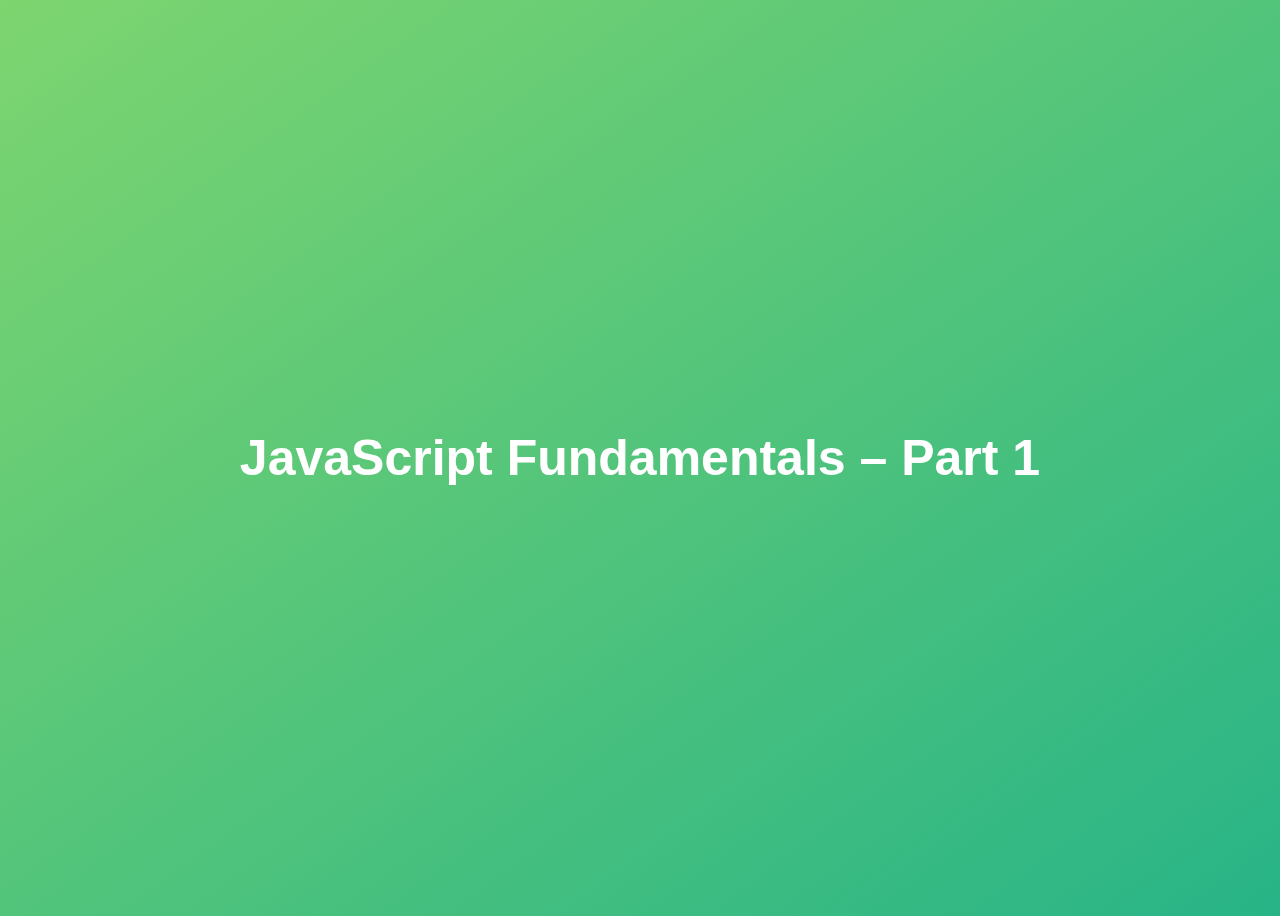
<file: 01-Fundamentals-Part-1/index.html>
<!DOCTYPE html>
<html lang="en">
  <head>
    <meta charset="UTF-8" />
    <meta name="viewport" content="width=device-width, initial-scale=1.0" />
    <meta http-equiv="X-UA-Compatible" content="ie=edge" />
    <title>JavaScript Fundamentals – Part 1</title>
    <style>
      body {
        height: 100vh;
        display: flex;
        align-items: center;
        background: linear-gradient(to top left, #28b487, #7dd56f);
      }
      h1 {
        font-family: sans-serif;
        font-size: 50px;
        line-height: 1.3;
        width: 100%;
        padding: 30px;
        text-align: center;
        color: white;
      }
    </style>

    
  </head>
  <body>
    <h1>JavaScript Fundamentals – Part 1</h1>
    <script src="script.js"></script>
    <script src="assignment.js"></script>
  </body>
</html>
</file>
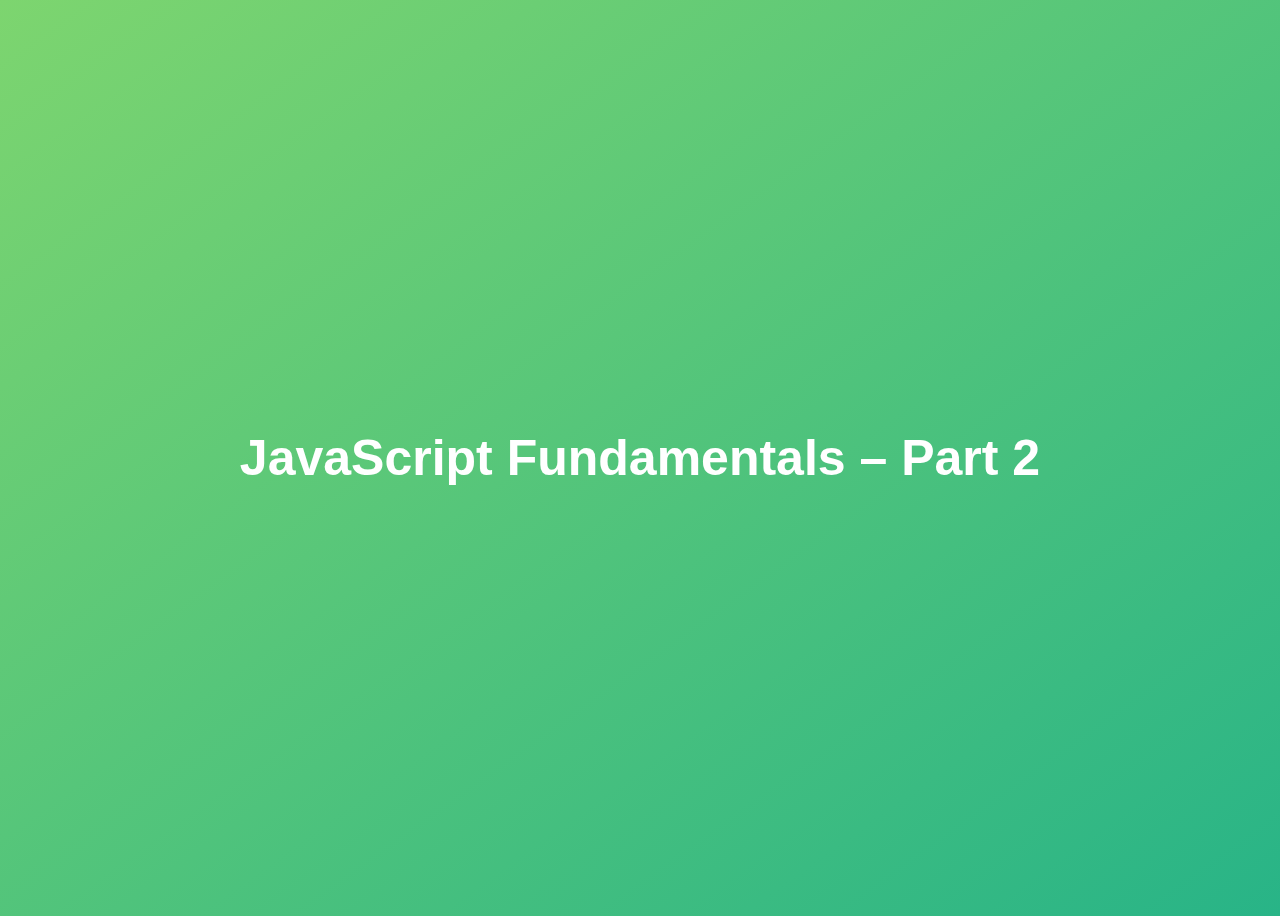
<file: 02-Fundamentals-Part-2/index.html>
<!DOCTYPE html>
<html lang="en">
  <head>
    <meta charset="UTF-8" />
    <meta name="viewport" content="width=device-width, initial-scale=1.0" />
    <meta http-equiv="X-UA-Compatible" content="ie=edge" />
    <title>JavaScript Fundamentals – Part 2</title>
    <style>
      body {
        height: 100vh;
        display: flex;
        align-items: center;
        background: linear-gradient(to top left, #28b487, #7dd56f);
      }
      h1 {
        font-family: sans-serif;
        font-size: 50px;
        line-height: 1.3;
        width: 100%;
        padding: 30px;
        text-align: center;
        color: white;
      }
    </style>
  </head>
  <body>
    <h1>JavaScript Fundamentals – Part 2</h1>
    <script src="script.js"></script>
  </body>
</html>
</file>
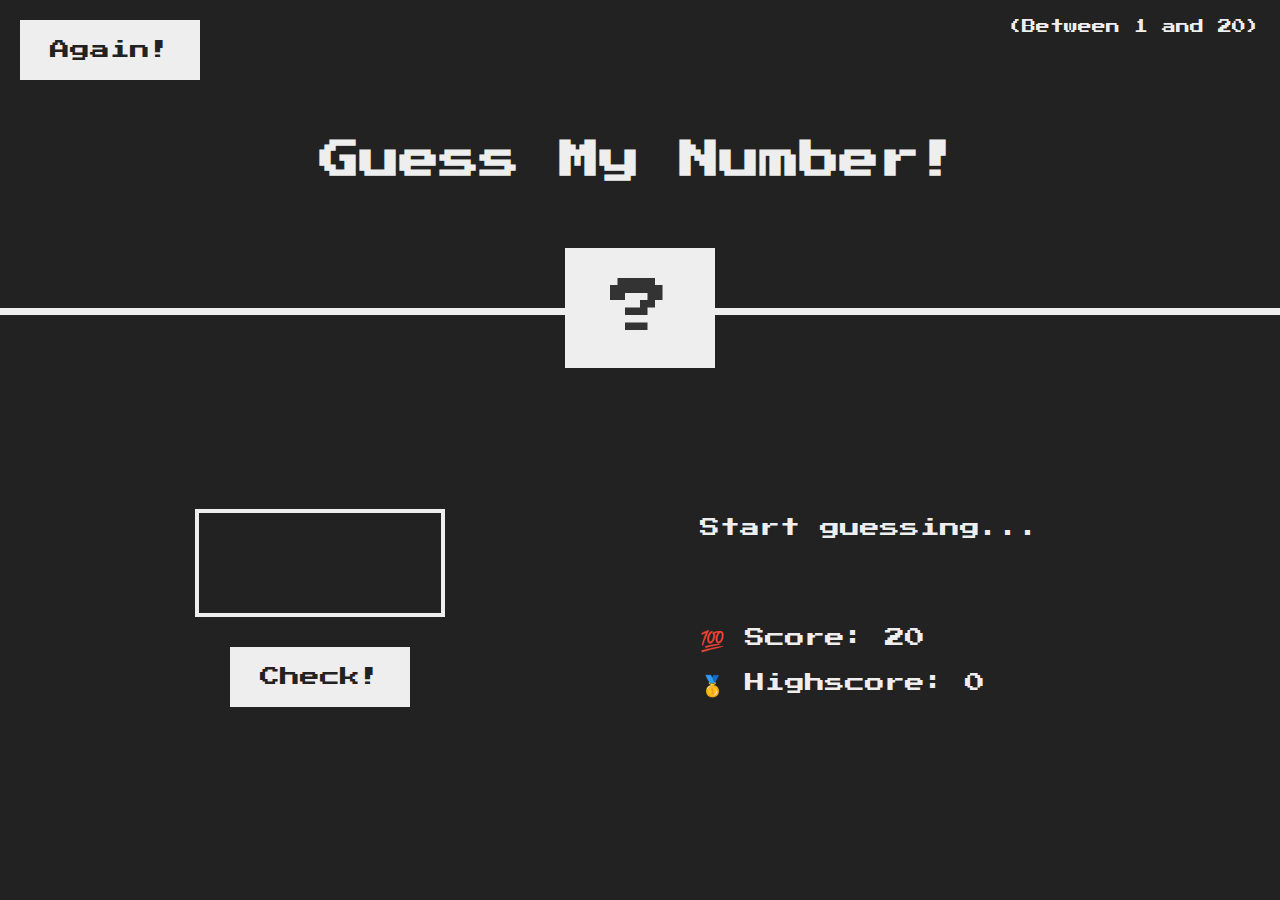
<file: 05-Guess-My-Number/index.html>
<!DOCTYPE html>
<html lang="en">
  <head>
    <meta charset="UTF-8" />
    <meta name="viewport" content="width=device-width, initial-scale=1.0" />
    <meta http-equiv="X-UA-Compatible" content="ie=edge" />
    <link rel="stylesheet" href="style.css" />
    <title>Guess My Number!</title>
  </head>
  <body>
    <header>
      <h1>Guess My Number!</h1>
      <p class="between">(Between 1 and 20)</p>
      <button class="btn again">Again!</button>
      <div class="number">?</div>
    </header>
    <main>
      <section class="left">
        <input type="number" class="guess" />
        <button class="btn check">Check!</button>
      </section>
      <section class="right">
        <p class="message">Start guessing...</p>
        <p class="label-score">💯 Score: <span class="score">20</span></p>
        <p class="label-highscore">
          🥇 Highscore: <span class="highscore">0</span>
        </p>
      </section>
    </main>
    <script src="script.js"></script>
  </body>
</html>
</file>
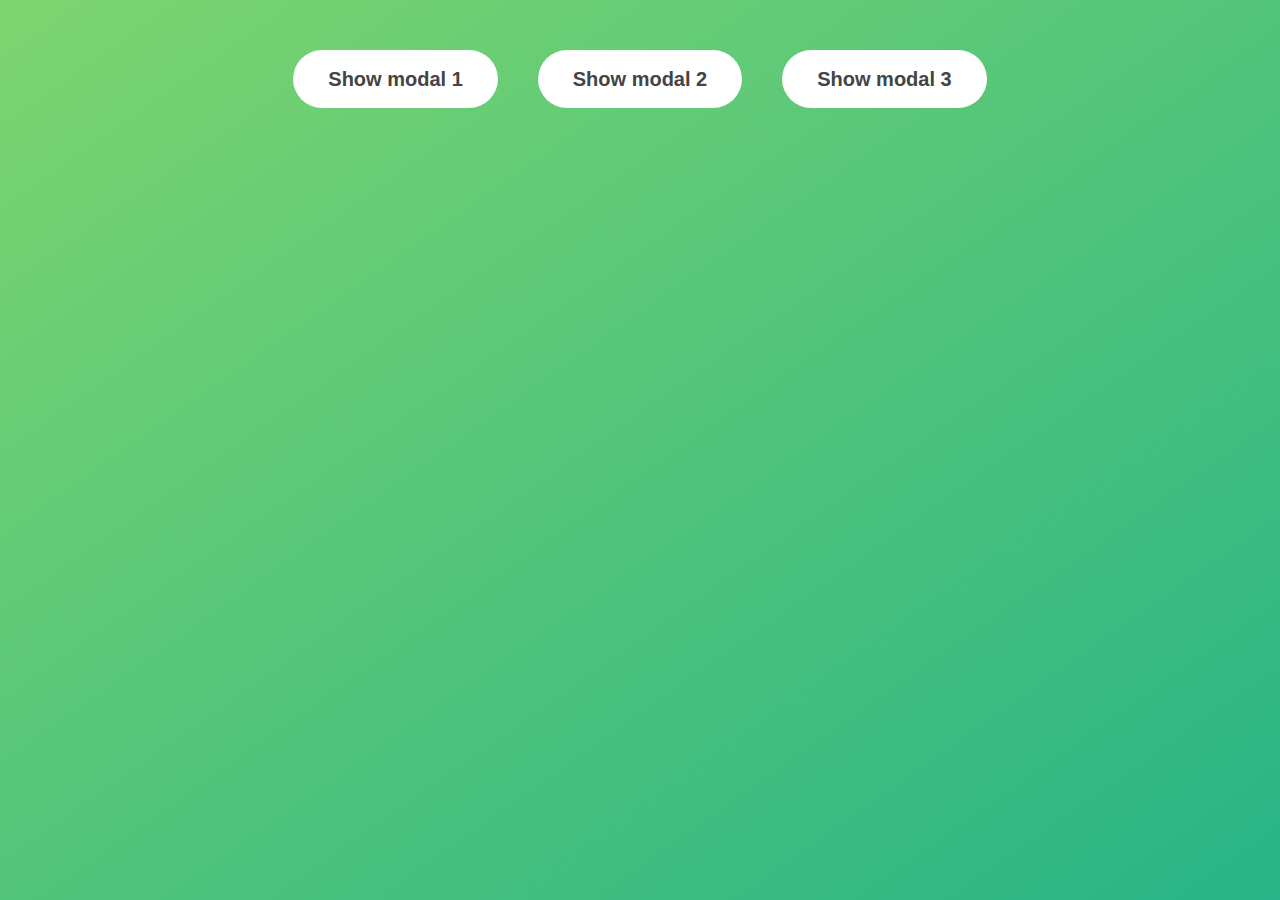
<file: 06-Modal/index.html>
<!DOCTYPE html>
<html lang="en">
  <head>
    <meta charset="UTF-8" />
    <meta name="viewport" content="width=device-width, initial-scale=1.0" />
    <meta http-equiv="X-UA-Compatible" content="ie=edge" />
    <link rel="stylesheet" href="style.css" />
    <title>Modal window</title>
  </head>
  <body>
    <button class="show-modal">Show modal 1</button>
    <button class="show-modal">Show modal 2</button>
    <button class="show-modal">Show modal 3</button>

    <div class="modal hidden">
      <button class="close-modal">&times;</button>
      <h1>I'm a modal window 😍</h1>
      <p>
        Lorem ipsum dolor sit amet, consectetur adipisicing elit, sed do eiusmod
        tempor incididunt ut labore et dolore magna aliqua. Ut enim ad minim
        veniam, quis nostrud exercitation ullamco laboris nisi ut aliquip ex ea
        commodo consequat. Duis aute irure dolor in reprehenderit in voluptate
        velit esse cillum dolore eu fugiat nulla pariatur. Excepteur sint
        occaecat cupidatat non proident, sunt in culpa qui officia deserunt
        mollit anim id est laborum.
      </p>
    </div>
    <div class="overlay hidden"></div>

    <script src="script.js"></script>
  </body>
</html>
</file>
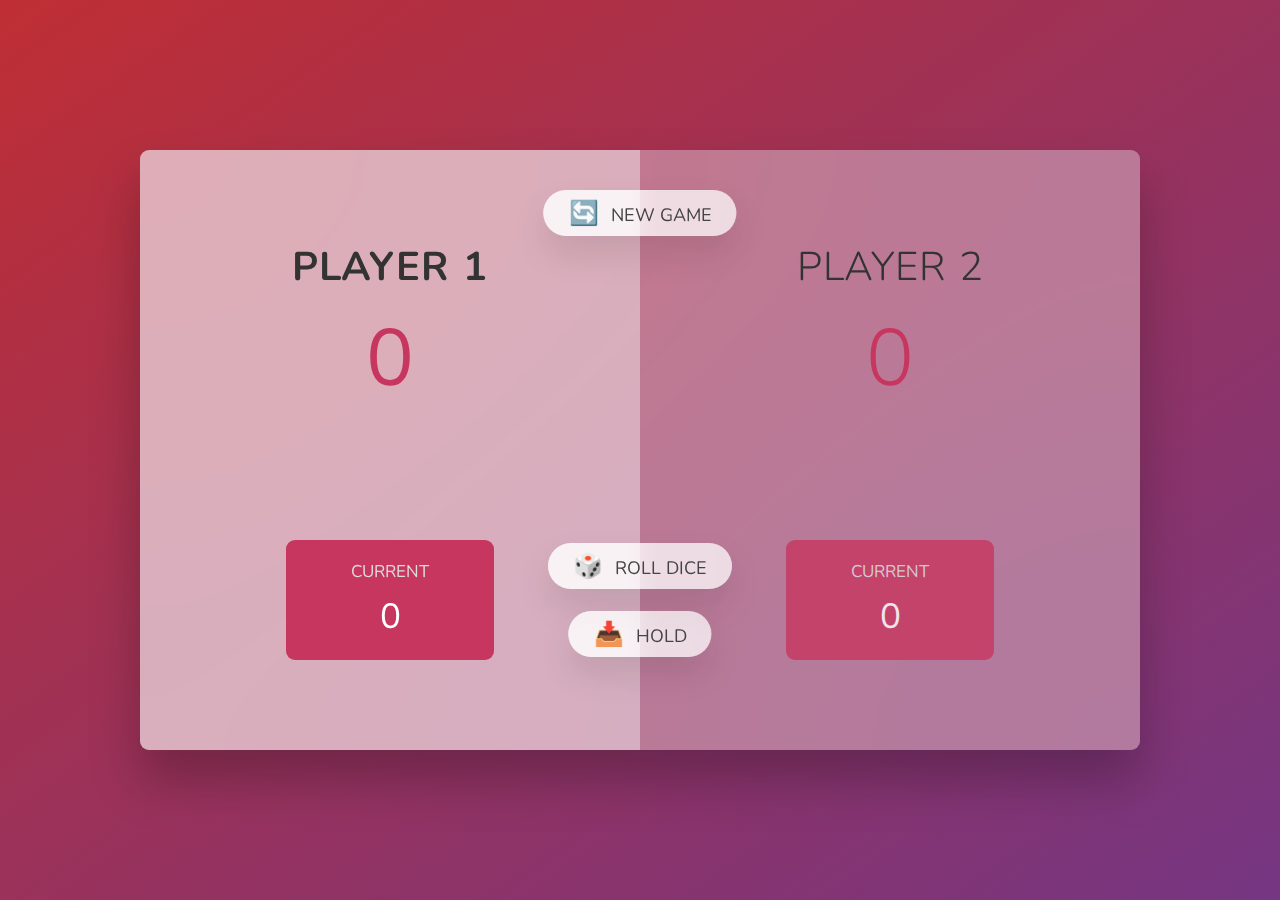
<file: 07-Pig-Game/index.html>
<!DOCTYPE html>
<html lang="en">
  <head>
    <meta charset="UTF-8" />
    <meta name="viewport" content="width=device-width, initial-scale=1.0" />
    <meta http-equiv="X-UA-Compatible" content="ie=edge" />
    <link rel="stylesheet" href="style.css" />
    <title>Pig Game</title>
  </head>
  <body>
    <main>
      <section class="player player--0 player--active">
        <h2 class="name" id="name--0">Player 1</h2>
        <p class="score" id="score--0">43</p>
        <div class="current">
          <p class="current-label">Current</p>
          <p class="current-score" id="current--0">0</p>
        </div>
      </section>
      <section class="player player--1">
        <h2 class="name" id="name--1">Player 2</h2>
        <p class="score" id="score--1">24</p>
        <div class="current">
          <p class="current-label">Current</p>
          <p class="current-score" id="current--1">0</p>
        </div>
      </section>

      <img src="dice-5.png" alt="Playing dice" class="dice" />
      <button class="btn btn--new">🔄 New game</button>
      <button class="btn btn--roll">🎲 Roll dice</button>
      <button class="btn btn--hold">📥 Hold</button>
    </main>
    <script src="script.js"></script>
  </body>
</html>
</file>
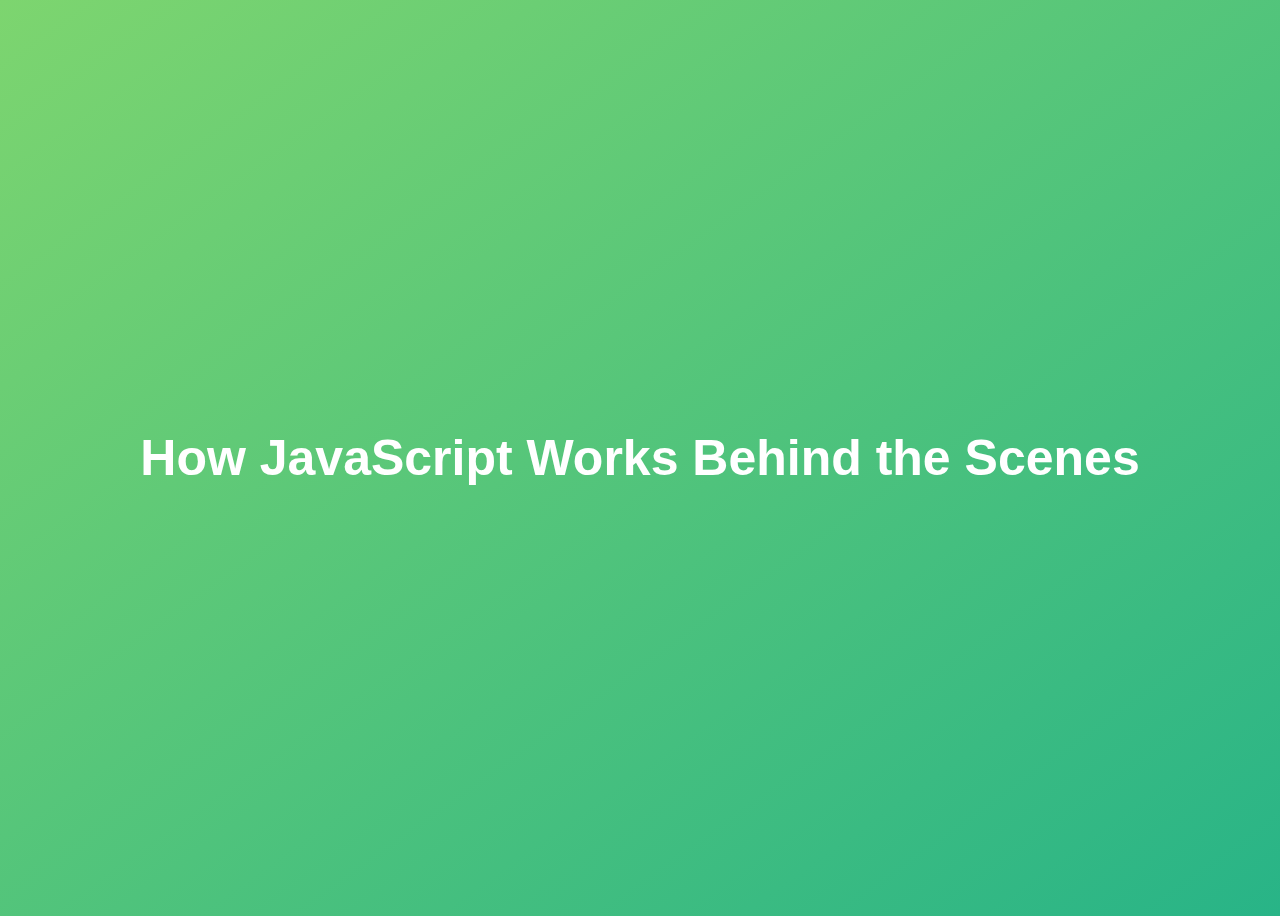
<file: 08-Behind-the-Scenes/index.html>
<!DOCTYPE html>
<html lang="en">
  <head>
    <meta charset="UTF-8" />
    <meta name="viewport" content="width=device-width, initial-scale=1.0" />
    <meta http-equiv="X-UA-Compatible" content="ie=edge" />
    <title>How JavaScript Works Behind the Scenes</title>
    <style>
      body {
        height: 100vh;
        display: flex;
        align-items: center;
        background: linear-gradient(to top left, #28b487, #7dd56f);
      }
      h1 {
        font-family: sans-serif;
        font-size: 50px;
        line-height: 1.3;
        width: 100%;
        padding: 30px;
        text-align: center;
        color: white;
      }
    </style>
  </head>
  <body>
    <h1>How JavaScript Works Behind the Scenes</h1>
    <script src="script.js"></script>
  </body>
</html>
</file>
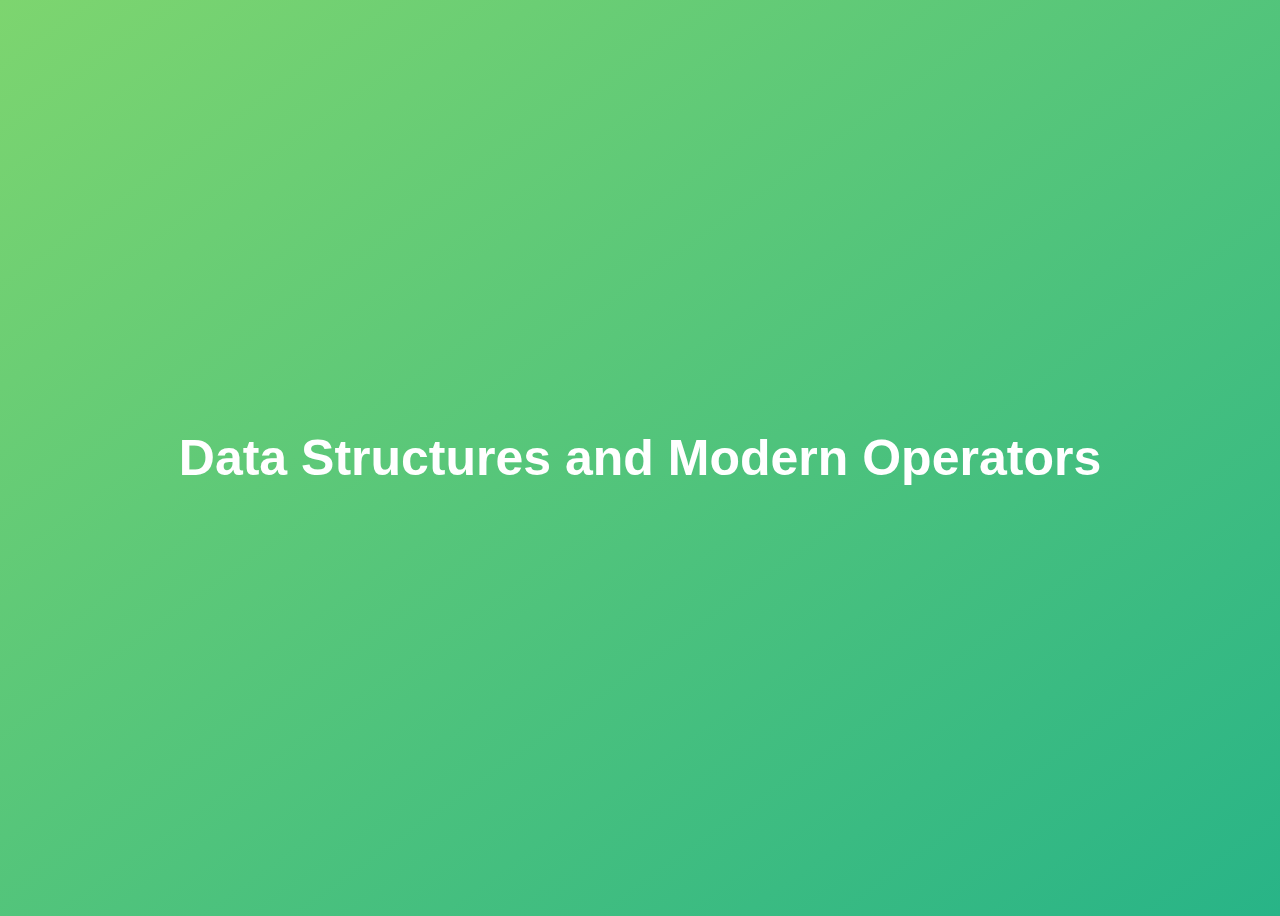
<file: 09-Data-Structures-Operators/index.html>
<!DOCTYPE html>
<html lang="en">
  <head>
    <meta charset="UTF-8" />
    <meta name="viewport" content="width=device-width, initial-scale=1.0" />
    <meta http-equiv="X-UA-Compatible" content="ie=edge" />
    <title>Data Structures and Modern Operators</title>
    <style>
      body {
        height: 100vh;
        display: flex;
        align-items: center;
        background: linear-gradient(to top left, #28b487, #7dd56f);
      }
      h1 {
        font-family: sans-serif;
        font-size: 50px;
        line-height: 1.3;
        width: 100%;
        padding: 30px;
        text-align: center;
        color: white;
      }
      button {
        width: 50px;
        height: 20px;
        margin: 10px;
      }
      textarea {
        width: 300px;
        height: 100px;
      }
    </style>
  </head>
  <body>
    <h1>Data Structures and Modern Operators</h1>
    <script src="script.js"></script>
  </body>
</html>
</file>
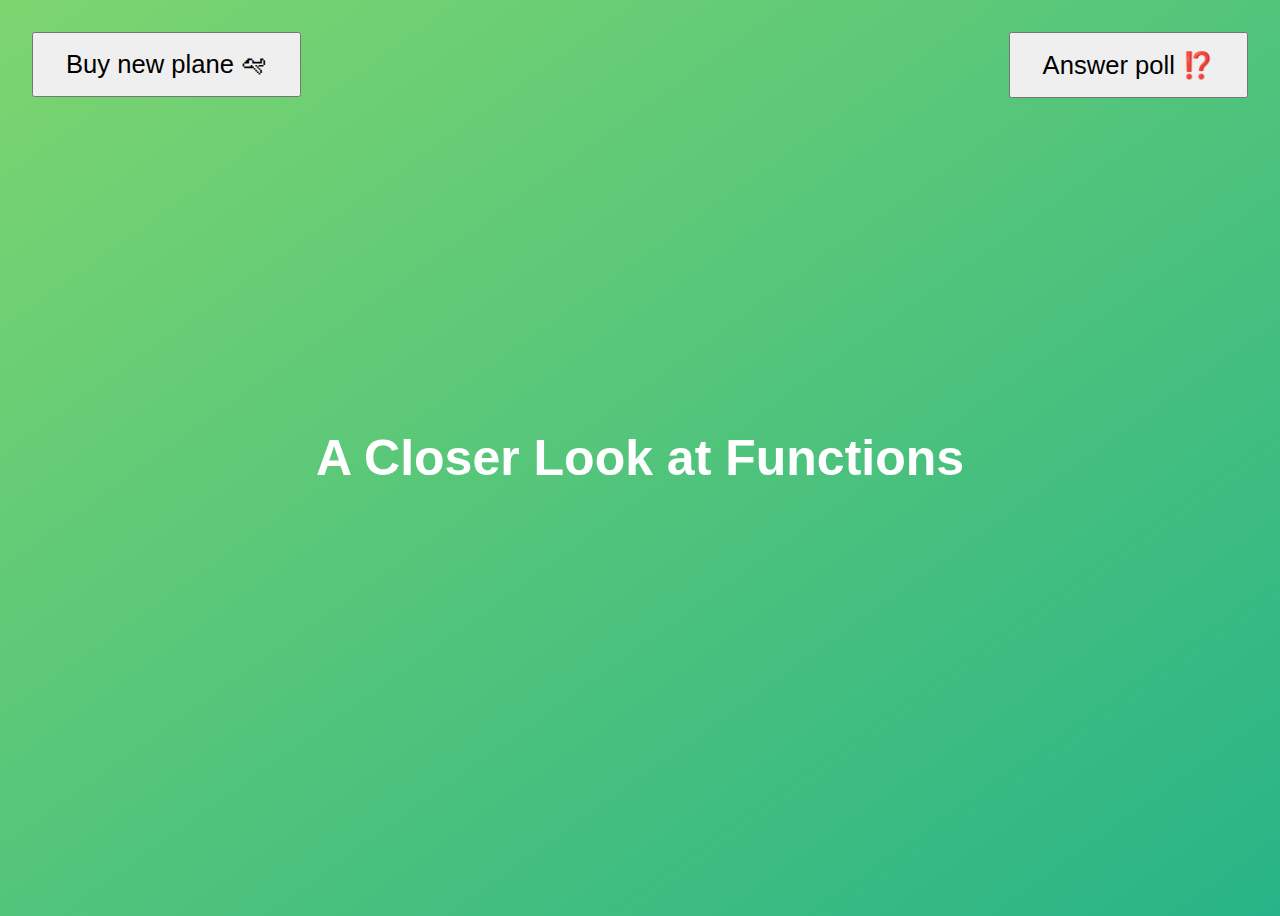
<file: 10-Functions/index.html>
<!DOCTYPE html>
<html lang="en">
  <head>
    <meta charset="UTF-8" />
    <meta name="viewport" content="width=device-width, initial-scale=1.0" />
    <meta http-equiv="X-UA-Compatible" content="ie=edge" />
    <title>A Closer Look at Functions</title>
    <style>
      body {
        height: 100vh;
        display: flex;
        align-items: center;
        background: linear-gradient(to top left, #28b487, #7dd56f);
      }
      h1 {
        font-family: sans-serif;
        font-size: 50px;
        line-height: 1.3;
        width: 100%;
        padding: 30px;
        text-align: center;
        color: white;
      }
      .buy,
      .poll {
        font-size: 1.6rem;
        padding: 1rem 2rem;
        position: absolute;
        top: 2rem;
      }
      .buy {
        left: 2rem;
      }
      .poll {
        right: 2rem;
      }
    </style>
  </head>
  <body>
    <h1>A Closer Look at Functions</h1>
    <button class="buy">Buy new plane 🛩</button>
    <button class="poll">Answer poll ⁉️</button>
    <script src="script.js"></script>
  </body>
</html>
</file>
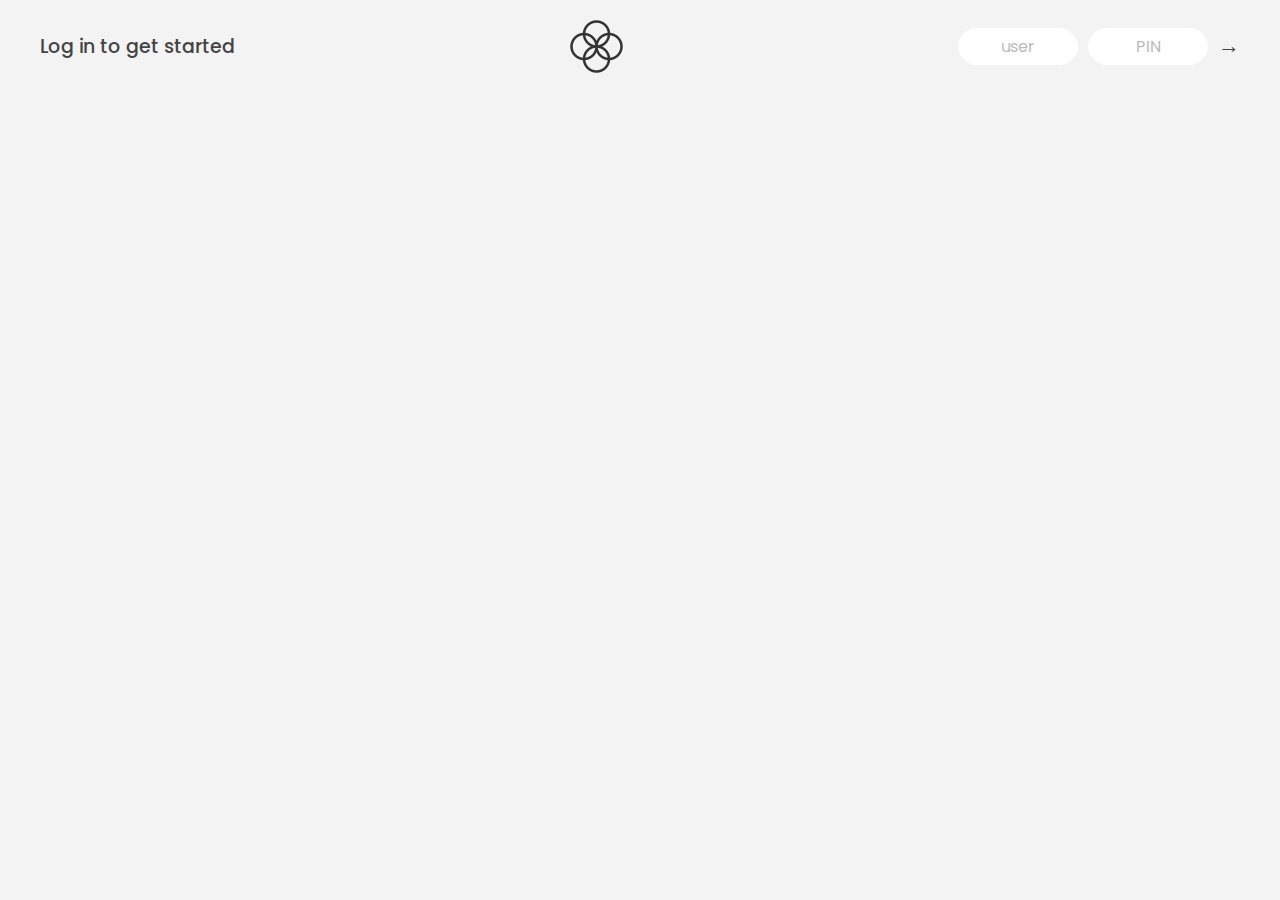
<file: 11-Arrays-Bankist/index.html>
<!DOCTYPE html>
<html lang="en">
  <head>
    <meta charset="UTF-8" />
    <meta name="viewport" content="width=device-width, initial-scale=1.0" />
    <meta http-equiv="X-UA-Compatible" content="ie=edge" />
    <link rel="shortcut icon" type="image/png" href="/icon.png" />

    <link
      href="https://fonts.googleapis.com/css?family=Poppins:400,500,600&display=swap"
      rel="stylesheet"
    />

    <link rel="stylesheet" href="style.css" />
    <title>Bankist</title>
  </head>
  <body>
    <!-- TOP NAVIGATION -->
    <nav>
      <p class="welcome">Log in to get started</p>
      <img src="logo.png" alt="Logo" class="logo" />
      <form class="login">
        <input
          type="text"
          placeholder="user"
          class="login__input login__input--user"
        />
        <!-- In practice, use type="password" -->
        <input
          type="text"
          placeholder="PIN"
          maxlength="4"
          class="login__input login__input--pin"
        />
        <button class="login__btn">&rarr;</button>
      </form>
    </nav>

    <main class="app">
      <!-- BALANCE -->
      <div class="balance">
        <div>
          <p class="balance__label">Current balance</p>
          <p class="balance__date">
            As of <span class="date">05/03/2037</span>
          </p>
        </div>
        <p class="balance__value">0000€</p>
      </div>

      <!-- MOVEMENTS -->
      <div class="movements">
        <div class="movements__row">
          <div class="movements__type movements__type--deposit">2 deposit</div>
          <div class="movements__date">3 days ago</div>
          <div class="movements__value">4 000€</div>
        </div>
        <div class="movements__row">
          <div class="movements__type movements__type--withdrawal">
            1 withdrawal
          </div>
          <div class="movements__date">24/01/2037</div>
          <div class="movements__value">-378€</div>
        </div>
      </div>

      <!-- SUMMARY -->
      <div class="summary">
        <p class="summary__label">In</p>
        <p class="summary__value summary__value--in">0000€</p>
        <p class="summary__label">Out</p>
        <p class="summary__value summary__value--out">0000€</p>
        <p class="summary__label">Interest</p>
        <p class="summary__value summary__value--interest">0000€</p>
        <button class="btn--sort">&downarrow; SORT</button>
      </div>

      <!-- OPERATION: TRANSFERS -->
      <div class="operation operation--transfer">
        <h2>Transfer money</h2>
        <form class="form form--transfer">
          <input type="text" class="form__input form__input--to" />
          <input type="number" class="form__input form__input--amount" />
          <button class="form__btn form__btn--transfer">&rarr;</button>
          <label class="form__label">Transfer to</label>
          <label class="form__label">Amount</label>
        </form>
      </div>

      <!-- OPERATION: LOAN -->
      <div class="operation operation--loan">
        <h2>Request loan</h2>
        <form class="form form--loan">
          <input type="number" class="form__input form__input--loan-amount" />
          <button class="form__btn form__btn--loan">&rarr;</button>
          <label class="form__label form__label--loan">Amount</label>
        </form>
      </div>

      <!-- OPERATION: CLOSE -->
      <div class="operation operation--close">
        <h2>Close account</h2>
        <form class="form form--close">
          <input type="text" class="form__input form__input--user" />
          <input
            type="password"
            maxlength="6"
            class="form__input form__input--pin"
          />
          <button class="form__btn form__btn--close">&rarr;</button>
          <label class="form__label">Confirm user</label>
          <label class="form__label">Confirm PIN</label>
        </form>
      </div>

      <!-- LOGOUT TIMER -->
      <p class="logout-timer">
        You will be logged out in <span class="timer">05:00</span>
      </p>
    </main>

    <!-- <footer>
      &copy; by Jonas Schmedtmann. Don't claim as your own :)
    </footer> -->

    <script src="script.js"></script>
  </body>
</html>
</file>
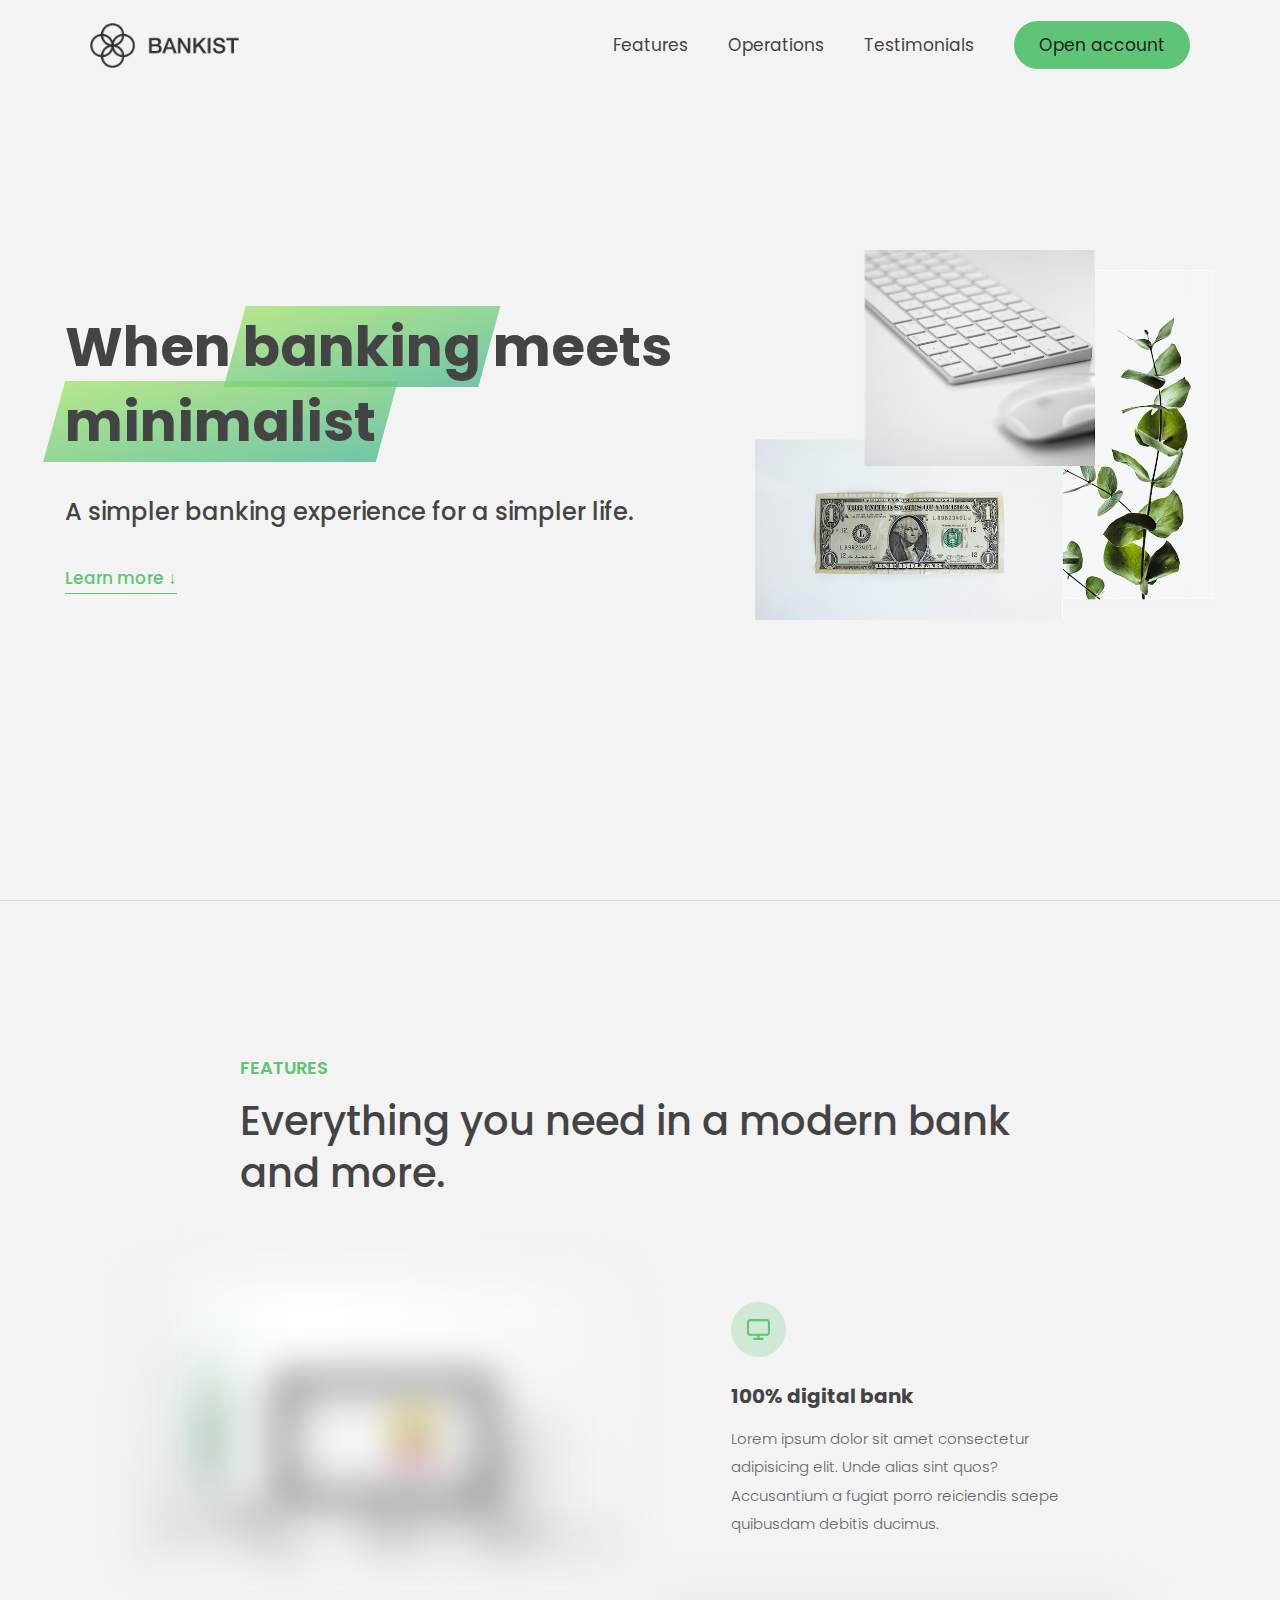
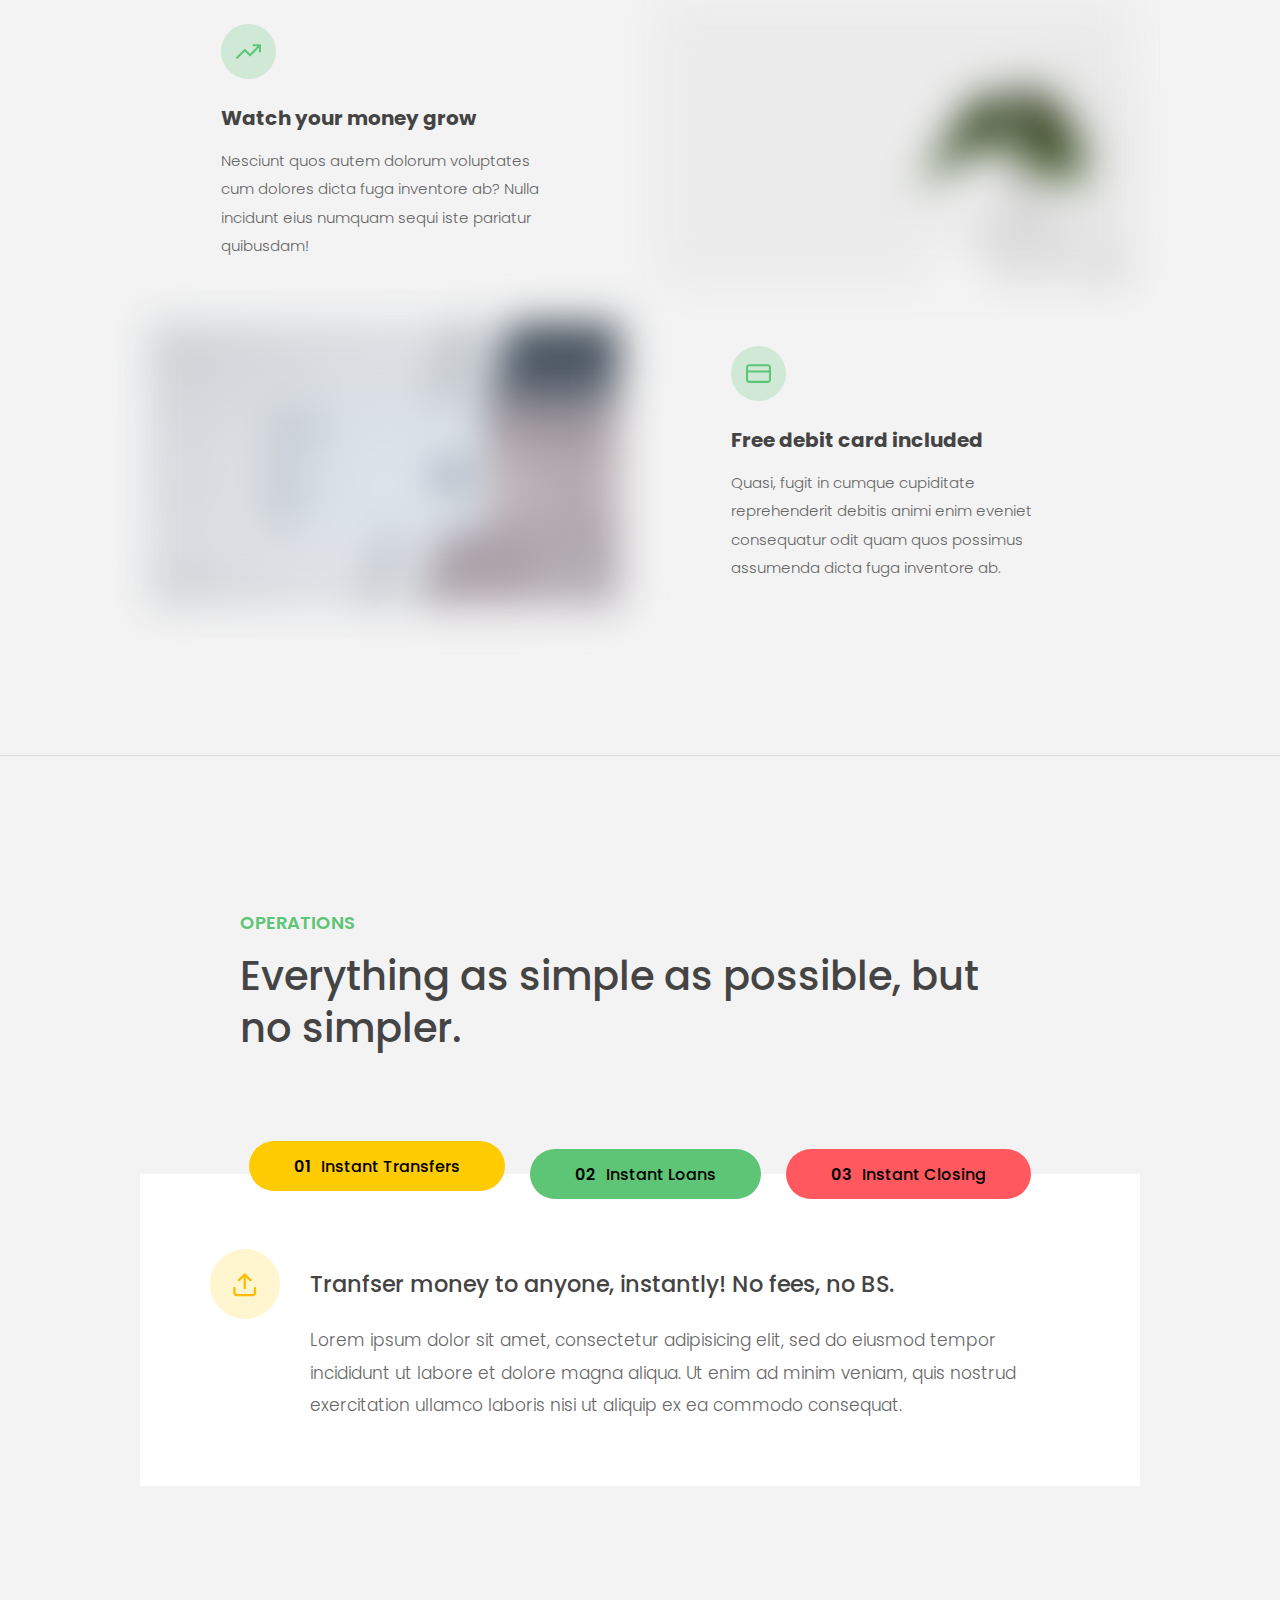
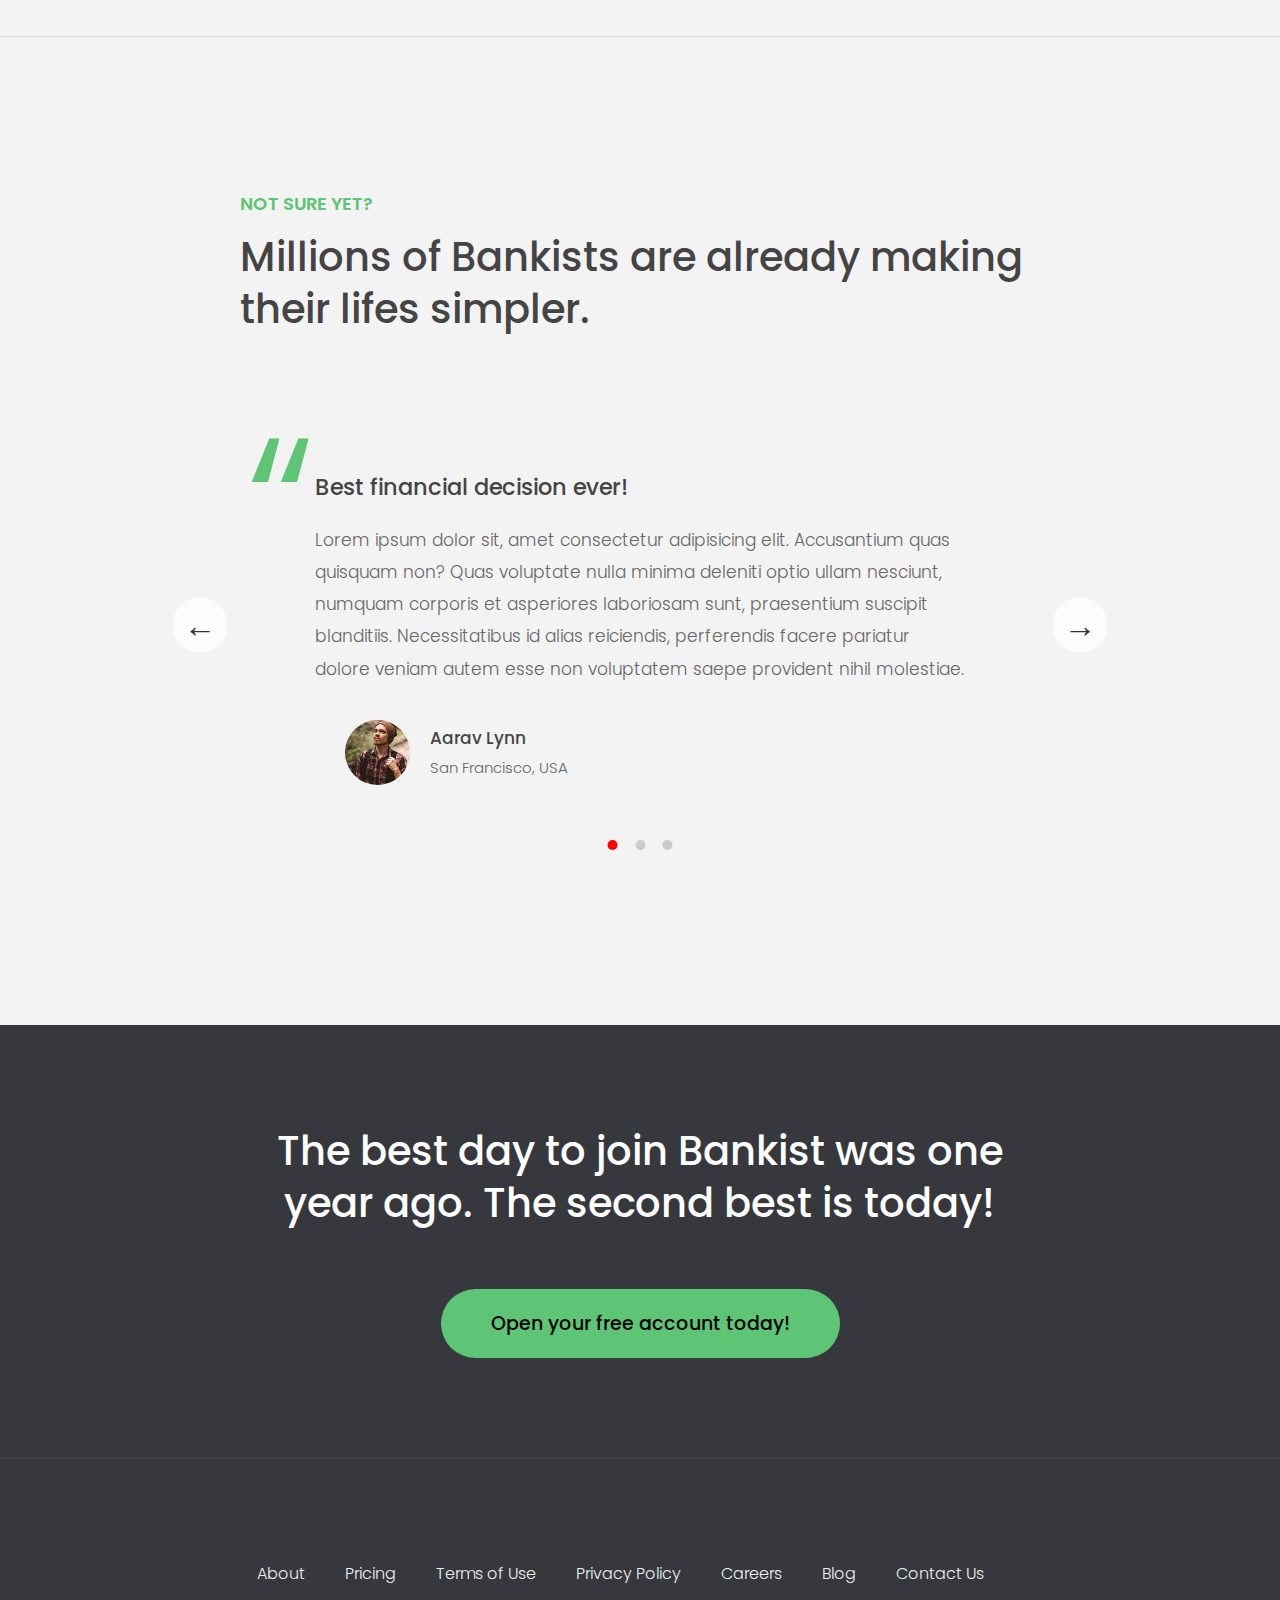
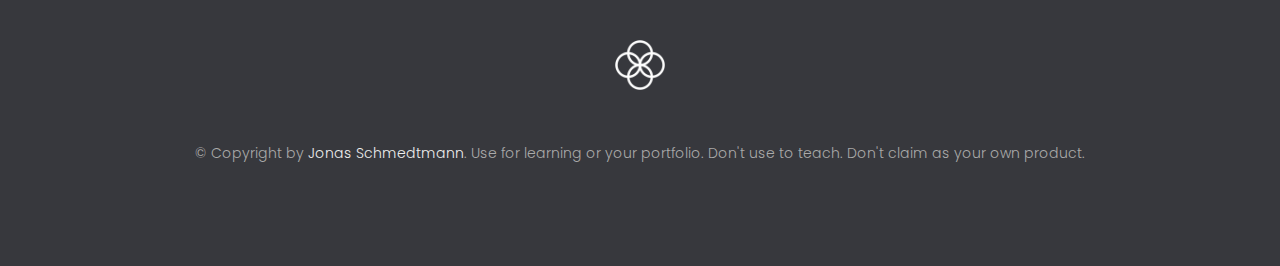
<file: 13-Advanced-DOM-Bankist/index.html>
<!DOCTYPE html>
<html lang="en">
  <head>
    <meta charset="UTF-8" />
    <meta name="viewport" content="width=device-width, initial-scale=1.0" />
    <meta http-equiv="X-UA-Compatible" content="ie=edge" />
    <link rel="shortcut icon" type="image/png" href="img/icon.png" />

    <link
      href="https://fonts.googleapis.com/css?family=Poppins:300,400,500,600&display=swap"
      rel="stylesheet"
    />
    <link rel="stylesheet" href="style.css" />
    <title>Bankist | When Banking meets Minimalist</title>
    <script defer src="script.js"></script>
  </head>
  <body>
    <header class="header">
      <nav class="nav">
        <img
          src="img/logo.png"
          alt="Bankist logo"
          class="nav__logo"
          id="logo"
          designer="shivam"
          data-version-number="3.0"
        />
        <ul class="nav__links">
          <li class="nav__item">
            <a class="nav__link" href="#section--1">Features</a>
          </li>
          <li class="nav__item">
            <a class="nav__link" href="#section--2">Operations</a>
          </li>
          <li class="nav__item">
            <a class="nav__link" href="#section--3">Testimonials</a>
          </li>
          <li class="nav__item">
            <a class="nav__link nav__link--btn btn--show-modal" href="#"
              >Open account</a
            >
          </li>
        </ul>
      </nav>

      <div class="header__title">
        <h1>
          When
          <!-- Green highlight effect -->
          <span class="highlight">banking</span>
          meets<br />
          <span class="highlight">minimalist</span>
        </h1>
        <h4>A simpler banking experience for a simpler life.</h4>
        <button class="btn--text btn--scroll-to">Learn more &DownArrow;</button>
        <img
          src="img/hero.png"
          class="header__img"
          alt="Minimalist bank items"
        />
      </div>
    </header>

    <section class="section" id="section--1">
      <div class="section__title">
        <h2 class="section__description">Features</h2>
        <h3 class="section__header">
          Everything you need in a modern bank and more.
        </h3>
      </div>

      <div class="features">
        <img
          src="img/digital-lazy.jpg"
          data-src="img/digital.jpg"
          alt="Computer"
          class="features__img lazy-img"
        />
        <div class="features__feature">
          <div class="features__icon">
            <svg>
              <use xlink:href="img/icons.svg#icon-monitor"></use>
            </svg>
          </div>
          <h5 class="features__header">100% digital bank</h5>
          <p>
            Lorem ipsum dolor sit amet consectetur adipisicing elit. Unde alias
            sint quos? Accusantium a fugiat porro reiciendis saepe quibusdam
            debitis ducimus.
          </p>
        </div>

        <div class="features__feature">
          <div class="features__icon">
            <svg>
              <use xlink:href="img/icons.svg#icon-trending-up"></use>
            </svg>
          </div>
          <h5 class="features__header">Watch your money grow</h5>
          <p>
            Nesciunt quos autem dolorum voluptates cum dolores dicta fuga
            inventore ab? Nulla incidunt eius numquam sequi iste pariatur
            quibusdam!
          </p>
        </div>
        <img
          src="img/grow-lazy.jpg"
          data-src="img/grow.jpg"
          alt="Plant"
          class="features__img lazy-img"
        />

        <img
          src="img/card-lazy.jpg"
          data-src="img/card.jpg"
          alt="Credit card"
          class="features__img lazy-img"
        />
        <div class="features__feature">
          <div class="features__icon">
            <svg>
              <use xlink:href="img/icons.svg#icon-credit-card"></use>
            </svg>
          </div>
          <h5 class="features__header">Free debit card included</h5>
          <p>
            Quasi, fugit in cumque cupiditate reprehenderit debitis animi enim
            eveniet consequatur odit quam quos possimus assumenda dicta fuga
            inventore ab.
          </p>
        </div>
      </div>
    </section>

    <section class="section" id="section--2">
      <div class="section__title">
        <h2 class="section__description">Operations</h2>
        <h3 class="section__header">
          Everything as simple as possible, but no simpler.
        </h3>
      </div>

      <div class="operations">
        <div class="operations__tab-container">
          <button
            class="btn operations__tab operations__tab--1 operations__tab--active"
            data-tab="1"
          >
            <span>01</span>Instant Transfers
          </button>
          <button class="btn operations__tab operations__tab--2" data-tab="2">
            <span>02</span>Instant Loans
          </button>
          <button class="btn operations__tab operations__tab--3" data-tab="3">
            <span>03</span>Instant Closing
          </button>
        </div>
        <div
          class="operations__content operations__content--1 operations__content--active"
        >
          <div class="operations__icon operations__icon--1">
            <svg>
              <use xlink:href="img/icons.svg#icon-upload"></use>
            </svg>
          </div>
          <h5 class="operations__header">
            Tranfser money to anyone, instantly! No fees, no BS.
          </h5>
          <p>
            Lorem ipsum dolor sit amet, consectetur adipisicing elit, sed do
            eiusmod tempor incididunt ut labore et dolore magna aliqua. Ut enim
            ad minim veniam, quis nostrud exercitation ullamco laboris nisi ut
            aliquip ex ea commodo consequat.
          </p>
        </div>

        <div class="operations__content operations__content--2">
          <div class="operations__icon operations__icon--2">
            <svg>
              <use xlink:href="img/icons.svg#icon-home"></use>
            </svg>
          </div>
          <h5 class="operations__header">
            Buy a home or make your dreams come true, with instant loans.
          </h5>
          <p>
            Duis aute irure dolor in reprehenderit in voluptate velit esse
            cillum dolore eu fugiat nulla pariatur. Excepteur sint occaecat
            cupidatat non proident, sunt in culpa qui officia deserunt mollit
            anim id est laborum.
          </p>
        </div>
        <div class="operations__content operations__content--3">
          <div class="operations__icon operations__icon--3">
            <svg>
              <use xlink:href="img/icons.svg#icon-user-x"></use>
            </svg>
          </div>
          <h5 class="operations__header">
            No longer need your account? No problem! Close it instantly.
          </h5>
          <p>
            Excepteur sint occaecat cupidatat non proident, sunt in culpa qui
            officia deserunt mollit anim id est laborum. Ut enim ad minim
            veniam, quis nostrud exercitation ullamco laboris nisi ut aliquip ex
            ea commodo consequat.
          </p>
        </div>
      </div>
    </section>

    <section class="section" id="section--3">
      <div class="section__title section__title--testimonials">
        <h2 class="section__description">Not sure yet?</h2>
        <h3 class="section__header">
          Millions of Bankists are already making their lifes simpler.
        </h3>
      </div>

      <div class="slider">
        <div class="slide slide--1">
          <div class="testimonial">
            <h5 class="testimonial__header">Best financial decision ever!</h5>
            <blockquote class="testimonial__text">
              Lorem ipsum dolor sit, amet consectetur adipisicing elit.
              Accusantium quas quisquam non? Quas voluptate nulla minima
              deleniti optio ullam nesciunt, numquam corporis et asperiores
              laboriosam sunt, praesentium suscipit blanditiis. Necessitatibus
              id alias reiciendis, perferendis facere pariatur dolore veniam
              autem esse non voluptatem saepe provident nihil molestiae.
            </blockquote>
            <address class="testimonial__author">
              <img src="img/user-1.jpg" alt="" class="testimonial__photo" />
              <h6 class="testimonial__name">Aarav Lynn</h6>
              <p class="testimonial__location">San Francisco, USA</p>
            </address>
          </div>
        </div>

        <div class="slide slide--2">
          <div class="testimonial">
            <h5 class="testimonial__header">
              The last step to becoming a complete minimalist
            </h5>
            <blockquote class="testimonial__text">
              Quisquam itaque deserunt ullam, quia ea repellendus provident,
              ducimus neque ipsam modi voluptatibus doloremque, corrupti
              laborum. Incidunt numquam perferendis veritatis neque repellendus.
              Lorem, ipsum dolor sit amet consectetur adipisicing elit. Illo
              deserunt exercitationem deleniti.
            </blockquote>
            <address class="testimonial__author">
              <img src="img/user-2.jpg" alt="" class="testimonial__photo" />
              <h6 class="testimonial__name">Miyah Miles</h6>
              <p class="testimonial__location">London, UK</p>
            </address>
          </div>
        </div>

        <div class="slide slide--3">
          <div class="testimonial">
            <h5 class="testimonial__header">
              Finally free from old-school banks
            </h5>
            <blockquote class="testimonial__text">
              Debitis, nihil sit minus suscipit magni aperiam vel tenetur
              incidunt commodi architecto numquam omnis nulla autem,
              necessitatibus blanditiis modi similique quidem. Odio aliquam
              culpa dicta beatae quod maiores ipsa minus consequatur error sunt,
              deleniti saepe aliquid quos inventore sequi. Necessitatibus id
              alias reiciendis, perferendis facere.
            </blockquote>
            <address class="testimonial__author">
              <img src="img/user-3.jpg" alt="" class="testimonial__photo" />
              <h6 class="testimonial__name">Francisco Gomes</h6>
              <p class="testimonial__location">Lisbon, Portugal</p>
            </address>
          </div>
        </div>

        <!-- <div class="slide"><img src="img/img-1.jpg" alt="Photo 1" /></div>
        <div class="slide"><img src="img/img-2.jpg" alt="Photo 2" /></div>
        <div class="slide"><img src="img/img-3.jpg" alt="Photo 3" /></div>
        <div class="slide"><img src="img/img-4.jpg" alt="Photo 4" /></div> -->
        <button class="slider__btn slider__btn--left">&larr;</button>
        <button class="slider__btn slider__btn--right">&rarr;</button>
        <div class="dots"></div>
      </div>
    </section>

    <section class="section section--sign-up">
      <div class="section__title">
        <h3 class="section__header">
          The best day to join Bankist was one year ago. The second best is
          today!
        </h3>
      </div>
      <button class="btn btn--show-modal">Open your free account today!</button>
    </section>

    <footer class="footer">
      <ul class="footer__nav">
        <li class="footer__item">
          <a class="footer__link" href="#">About</a>
        </li>
        <li class="footer__item">
          <a class="footer__link" href="#">Pricing</a>
        </li>
        <li class="footer__item">
          <a class="footer__link" href="#">Terms of Use</a>
        </li>
        <li class="footer__item">
          <a class="footer__link" href="#">Privacy Policy</a>
        </li>
        <li class="footer__item">
          <a class="footer__link" href="#">Careers</a>
        </li>
        <li class="footer__item">
          <a class="footer__link" href="#">Blog</a>
        </li>
        <li class="footer__item">
          <a class="footer__link" href="#">Contact Us</a>
        </li>
      </ul>
      <img src="img/icon.png" alt="Logo" class="footer__logo" />
      <p class="footer__copyright">
        &copy; Copyright by
        <a
          class="footer__link twitter-link"
          target="_blank"
          href="https://twitter.com/jonasschmedtman"
          >Jonas Schmedtmann</a
        >. Use for learning or your portfolio. Don't use to teach. Don't claim
        as your own product.
      </p>
    </footer>

    <di v class="modal hidden">
      <button class="btn--close-modal">&times;</button>
      <h2 class="modal__header">
        Open your bank account <br />
        in just <span class="highlight">5 minutes</span>
      </h2>
      <form class="modal__form">
        <label>First Name</label>
        <input type="text" />
        <label>Last Name</label>
        <input type="text" />
        <label>Email Address</label>
        <input type="email" />
        <button class="btn">Next step &rarr;</button>
      </form>
    </di>
    <div class="overlay hidden"></div>
  </body>
</html>
</file>
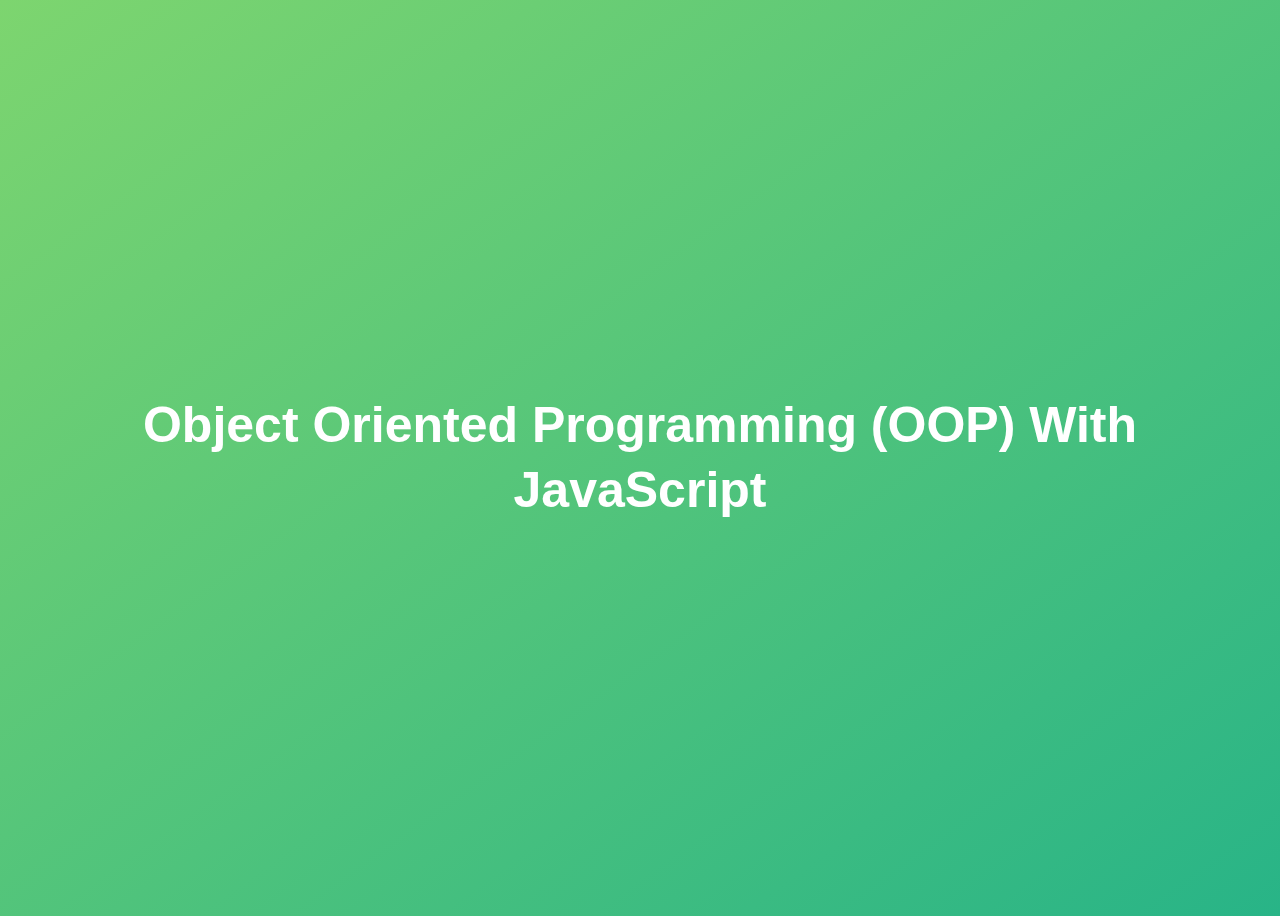
<file: 14-OOP/index.html>
<!DOCTYPE html>
<html lang="en">
  <head>
    <meta charset="UTF-8" />
    <meta name="viewport" content="width=device-width, initial-scale=1.0" />
    <meta http-equiv="X-UA-Compatible" content="ie=edge" />
    <title>Object Oriented Programming (OOP) With JavaScript</title>
    <style>
      body {
        height: 100vh;
        display: flex;
        align-items: center;
        background: linear-gradient(to top left, #28b487, #7dd56f);
      }
      h1 {
        font-family: sans-serif;
        font-size: 50px;
        line-height: 1.3;
        width: 100%;
        padding: 30px;
        text-align: center;
        color: white;
      }
    </style>
    <script defer src="script.js"></script>
  </head>
  <body>
    <h1>Object Oriented Programming (OOP) With JavaScript</h1>
  </body>
</html>
</file>
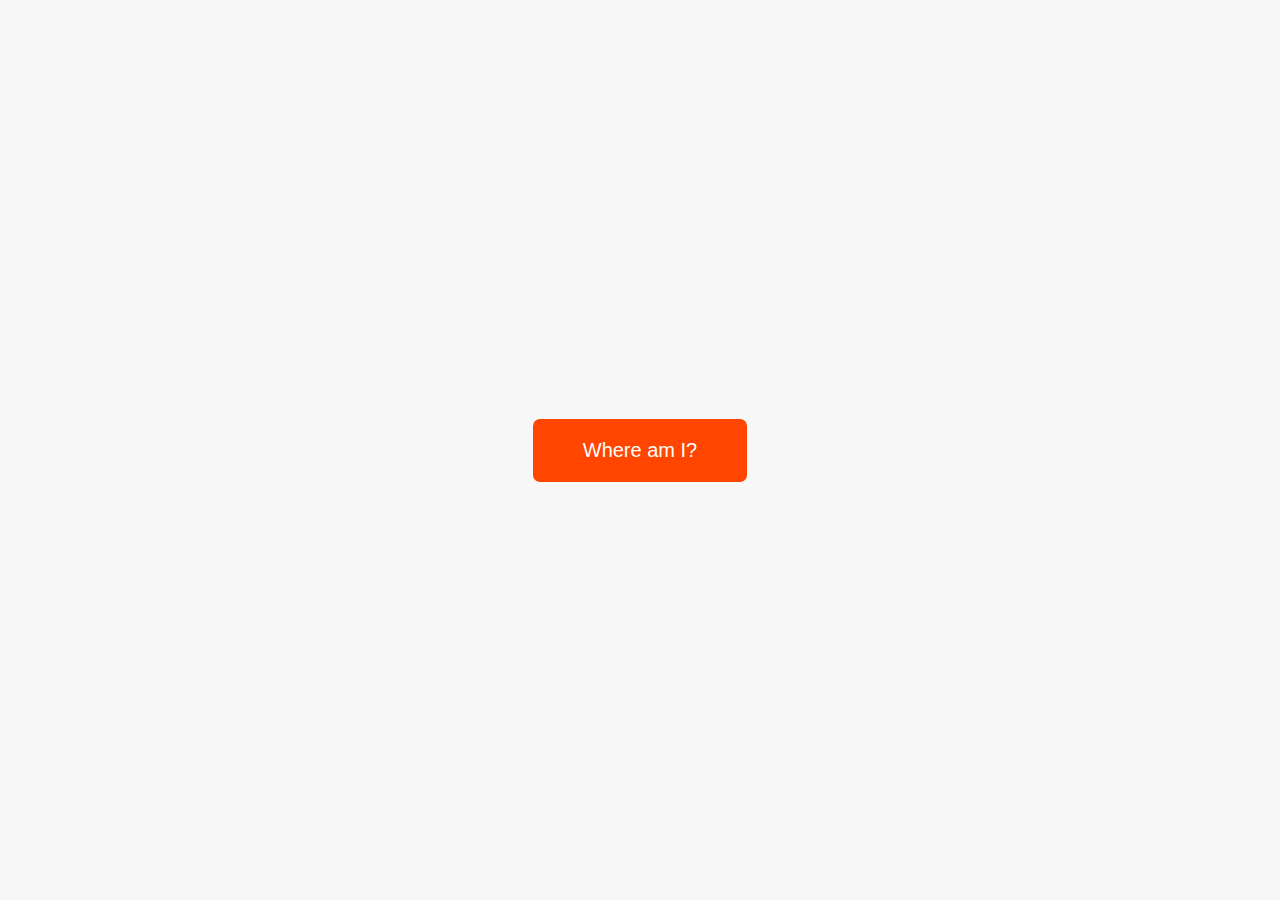
<file: 16-Asynchronous/index.html>
<!DOCTYPE html>
<html lang="en">
  <head>
    <meta charset="UTF-8" />
    <meta name="viewport" content="width=device-width, initial-scale=1.0" />
    <meta http-equiv="X-UA-Compatible" content="ie=edge" />
    <link rel="stylesheet" href="style.css" />
    <script defer src="script.js"></script>
    <title>Asynchronous JavaScript</title>
  </head>
  <body>
    <main class="container">
      <div class="countries">
        <!--
        <article class="country">
          <img class="country__img" src="" />
          <div class="country__data">
            <h3 class="country__name">COUNTRY</h3>
            <h4 class="country__region">REGION</h4>
            <p class="country__row"><span>👫</span>POP people</p>
            <p class="country__row"><span>🗣️</span>LANG</p>
            <p class="country__row"><span>💰</span>CUR</p>
          </div>
        </article>
        -->
      </div>
      <button class="btn-country">Where am I?</button>
      <div class="images"></div>
    </main>
  </body>
</html>
</file>
<file: 05-Guess-My-Number/style.css>
@import url("https://fonts.googleapis.com/css?family=Press+Start+2P&display=swap");

* {
  margin: 0;
  padding: 0;
  box-sizing: inherit;
}

html {
  font-size: 62.5%;
  box-sizing: border-box;
}

body {
  font-family: "Press Start 2P", sans-serif;
  color: #eee;
  background-color: #222;
  /* background-color: #60b347; */
}

/* LAYOUT */
header {
  position: relative;
  height: 35vh;
  border-bottom: 7px solid #eee;
}

main {
  height: 65vh;
  color: #eee;
  display: flex;
  align-items: center;
  justify-content: space-around;
}

.left {
  width: 52rem;
  display: flex;
  flex-direction: column;
  align-items: center;
}

.right {
  width: 52rem;
  font-size: 2rem;
}

/* ELEMENTS STYLE */
h1 {
  font-size: 4rem;
  text-align: center;
  position: absolute;
  width: 100%;
  top: 52%;
  left: 50%;
  transform: translate(-50%, -50%);
}

.number {
  background: #eee;
  color: #333;
  font-size: 6rem;
  width: 15rem;
  padding: 3rem 0rem;
  text-align: center;
  position: absolute;
  bottom: 0;
  left: 50%;
  transform: translate(-50%, 50%);
}

.between {
  font-size: 1.4rem;
  position: absolute;
  top: 2rem;
  right: 2rem;
}

.again {
  position: absolute;
  top: 2rem;
  left: 2rem;
}

.guess {
  background: none;
  border: 4px solid #eee;
  font-family: inherit;
  color: inherit;
  font-size: 5rem;
  padding: 2.5rem;
  width: 25rem;
  text-align: center;
  display: block;
  margin-bottom: 3rem;
}

.btn {
  border: none;
  background-color: #eee;
  color: #222;
  font-size: 2rem;
  font-family: inherit;
  padding: 2rem 3rem;
  cursor: pointer;
}

.btn:hover {
  background-color: #ccc;
}

.message {
  margin-bottom: 8rem;
  height: 3rem;
}

.label-score {
  margin-bottom: 2rem;
}
</file>
<file: 06-Modal/style.css>
* {
  margin: 0;
  padding: 0;
  box-sizing: inherit;
}

html {
  font-size: 62.5%;
  box-sizing: border-box;
}

body {
  font-family: sans-serif;
  color: #333;
  line-height: 1.5;
  height: 100vh;
  position: relative;
  display: flex;
  align-items: flex-start;
  justify-content: center;
  background: linear-gradient(to top left, #28b487, #7dd56f);
}

.show-modal {
  font-size: 2rem;
  font-weight: 600;
  padding: 1.75rem 3.5rem;
  margin: 5rem 2rem;
  border: none;
  background-color: #fff;
  color: #444;
  border-radius: 10rem;
  cursor: pointer;
}

.close-modal {
  position: absolute;
  top: 1.2rem;
  right: 2rem;
  font-size: 5rem;
  color: #333;
  cursor: pointer;
  border: none;
  background: none;
}

h1 {
  font-size: 2.5rem;
  margin-bottom: 2rem;
}

p {
  font-size: 1.8rem;
}

/* -------------------------- */
/* CLASSES TO MAKE MODAL WORK */
.hidden {
  display: none;
}

.modal {
  position: absolute;
  top: 50%;
  left: 50%;
  transform: translate(-50%, -50%);
  width: 70%;

  background-color: white;
  padding: 6rem;
  border-radius: 5px;
  box-shadow: 0 3rem 5rem rgba(0, 0, 0, 0.3);
  z-index: 10;
}

.overlay {
  position: absolute;
  top: 0;
  left: 0;
  width: 100%;
  height: 100%;
  background-color: rgba(0, 0, 0, 0.6);
  backdrop-filter: blur(3px);
  z-index: 5;
}
</file>
<file: 07-Pig-Game/style.css>
@import url("https://fonts.googleapis.com/css2?family=Nunito&display=swap");

* {
  margin: 0;
  padding: 0;
  box-sizing: inherit;
}

html {
  font-size: 62.5%;
  box-sizing: border-box;
}

body {
  font-family: "Nunito", sans-serif;
  font-weight: 400;
  height: 100vh;
  color: #333;
  background-image: linear-gradient(to top left, #753682 0%, #bf2e34 100%);
  display: flex;
  align-items: center;
  justify-content: center;
}

/* LAYOUT */
main {
  position: relative;
  width: 100rem;
  height: 60rem;
  background-color: rgba(255, 255, 255, 0.35);
  backdrop-filter: blur(200px);
  filter: blur();
  box-shadow: 0 3rem 5rem rgba(0, 0, 0, 0.25);
  border-radius: 9px;
  overflow: hidden;
  display: flex;
}

.player {
  flex: 50%;
  padding: 9rem;
  display: flex;
  flex-direction: column;
  align-items: center;
  transition: all 0.75s;
}

/* ELEMENTS */
.name {
  position: relative;
  font-size: 4rem;
  text-transform: uppercase;
  letter-spacing: 1px;
  word-spacing: 2px;
  font-weight: 300;
  margin-bottom: 1rem;
}

.score {
  font-size: 8rem;
  font-weight: 300;
  color: #c7365f;
  margin-bottom: auto;
}

.player--active {
  background-color: rgba(255, 255, 255, 0.4);
}
.player--active .name {
  font-weight: 700;
}
.player--active .score {
  font-weight: 400;
}

.player--active .current {
  opacity: 1;
}

.current {
  background-color: #c7365f;
  opacity: 0.8;
  border-radius: 9px;
  color: #fff;
  width: 65%;
  padding: 2rem;
  text-align: center;
  transition: all 0.75s;
}

.current-label {
  text-transform: uppercase;
  margin-bottom: 1rem;
  font-size: 1.7rem;
  color: #ddd;
}

.current-score {
  font-size: 3.5rem;
}

/* ABSOLUTE POSITIONED ELEMENTS */
.btn {
  position: absolute;
  left: 50%;
  transform: translateX(-50%);
  color: #444;
  background: none;
  border: none;
  font-family: inherit;
  font-size: 1.8rem;
  text-transform: uppercase;
  cursor: pointer;
  font-weight: 400;
  transition: all 0.2s;

  background-color: white;
  background-color: rgba(255, 255, 255, 0.6);
  backdrop-filter: blur(10px);

  padding: 0.7rem 2.5rem;
  border-radius: 50rem;
  box-shadow: 0 1.75rem 3.5rem rgba(0, 0, 0, 0.1);
}

.btn::first-letter {
  font-size: 2.4rem;
  display: inline-block;
  margin-right: 0.7rem;
}

.btn--new {
  top: 4rem;
}
.btn--roll {
  top: 39.3rem;
}
.btn--hold {
  top: 46.1rem;
}

.btn:active {
  transform: translate(-50%, 3px);
  box-shadow: 0 1rem 2rem rgba(0, 0, 0, 0.15);
}

.btn:focus {
  outline: none;
}

.dice {
  position: absolute;
  left: 50%;
  top: 16.5rem;
  transform: translateX(-50%);
  height: 10rem;
  box-shadow: 0 2rem 5rem rgba(0, 0, 0, 0.2);
}

.player--winner {
  background-color: #2f2f2f;
}

.player--winner .name {
  font-weight: 700;
  color: #c7365f;
}

.hidden {
  display: none;
}
</file>
<file: 11-Arrays-Bankist/style.css>
/*
 * Use this CSS to learn some intersting techniques,
 * in case you're wondering how I built the UI.
 * Have fun! 😁
 */

* {
  margin: 0;
  padding: 0;
  box-sizing: inherit;
}

html {
  font-size: 62.5%;
  box-sizing: border-box;
}

body {
  font-family: "Poppins", sans-serif;
  color: #444;
  background-color: #f3f3f3;
  height: 100vh;
  padding: 2rem;
}

nav {
  display: flex;
  justify-content: space-between;
  align-items: center;
  padding: 0 2rem;
}

.welcome {
  font-size: 1.9rem;
  font-weight: 500;
}

.logo {
  height: 5.25rem;
}

.login {
  display: flex;
}

.login__input {
  border: none;
  padding: 0.5rem 2rem;
  font-size: 1.6rem;
  font-family: inherit;
  text-align: center;
  width: 12rem;
  border-radius: 10rem;
  margin-right: 1rem;
  color: inherit;
  border: 1px solid #fff;
  transition: all 0.3s;
}

.login__input:focus {
  outline: none;
  border: 1px solid #ccc;
}

.login__input::placeholder {
  color: #bbb;
}

.login__btn {
  border: none;
  background: none;
  font-size: 2.2rem;
  color: inherit;
  cursor: pointer;
  transition: all 0.3s;
}

.login__btn:hover,
.login__btn:focus,
.btn--sort:hover,
.btn--sort:focus {
  outline: none;
  color: #777;
}

/* MAIN */
.app {
  position: relative;
  max-width: 100rem;
  margin: 4rem auto;
  display: grid;
  grid-template-columns: 4fr 3fr;
  grid-template-rows: auto repeat(3, 15rem) auto;
  gap: 2rem;

  /* NOTE This creates the fade in/out anumation */
  opacity: 0;
  transition: all 1s;
}

.balance {
  grid-column: 1 / span 2;
  display: flex;
  align-items: flex-end;
  justify-content: space-between;
  margin-bottom: 2rem;
}

.balance__label {
  font-size: 2.2rem;
  font-weight: 500;
  margin-bottom: -0.2rem;
}

.balance__date {
  font-size: 1.4rem;
  color: #888;
}

.balance__value {
  font-size: 4.5rem;
  font-weight: 400;
}

/* MOVEMENTS */
.movements {
  grid-row: 2 / span 3;
  background-color: #fff;
  border-radius: 1rem;
  overflow: scroll;
}

.movements__row {
  padding: 2.25rem 4rem;
  display: flex;
  align-items: center;
  border-bottom: 1px solid #eee;
}

.movements__type {
  font-size: 1.1rem;
  text-transform: uppercase;
  font-weight: 500;
  color: #fff;
  padding: 0.1rem 1rem;
  border-radius: 10rem;
  margin-right: 2rem;
}

.movements__date {
  font-size: 1.1rem;
  text-transform: uppercase;
  font-weight: 500;
  color: #666;
}

.movements__type--deposit {
  background-image: linear-gradient(to top left, #39b385, #9be15d);
}

.movements__type--withdrawal {
  background-image: linear-gradient(to top left, #e52a5a, #ff585f);
}

.movements__value {
  font-size: 1.7rem;
  margin-left: auto;
}

/* SUMMARY */
.summary {
  grid-row: 5 / 6;
  display: flex;
  align-items: baseline;
  padding: 0 0.3rem;
  margin-top: 1rem;
}

.summary__label {
  font-size: 1.2rem;
  font-weight: 500;
  text-transform: uppercase;
  margin-right: 0.8rem;
}

.summary__value {
  font-size: 2.2rem;
  margin-right: 2.5rem;
}

.summary__value--in,
.summary__value--interest {
  color: #66c873;
}

.summary__value--out {
  color: #f5465d;
}

.btn--sort {
  margin-left: auto;
  border: none;
  background: none;
  font-size: 1.3rem;
  font-weight: 500;
  cursor: pointer;
}

/* OPERATIONS */
.operation {
  border-radius: 1rem;
  padding: 3rem 4rem;
  color: #333;
}

.operation--transfer {
  background-image: linear-gradient(to top left, #ffb003, #ffcb03);
}

.operation--loan {
  background-image: linear-gradient(to top left, #39b385, #9be15d);
}

.operation--close {
  background-image: linear-gradient(to top left, #e52a5a, #ff585f);
}

h2 {
  margin-bottom: 1.5rem;
  font-size: 1.7rem;
  font-weight: 600;
  color: #333;
}

.form {
  display: grid;
  grid-template-columns: 2.5fr 2.5fr 1fr;
  grid-template-rows: auto auto;
  gap: 0.4rem 1rem;
}

/* Exceptions for interst */
.form.form--loan {
  grid-template-columns: 2.5fr 1fr 2.5fr;
}
.form__label--loan {
  grid-row: 2;
}
/* End exceptions */

.form__input {
  width: 100%;
  border: none;
  background-color: rgba(255, 255, 255, 0.4);
  font-family: inherit;
  font-size: 1.5rem;
  text-align: center;
  color: #333;
  padding: 0.3rem 1rem;
  border-radius: 0.7rem;
  transition: all 0.3s;
}

.form__input:focus {
  outline: none;
  background-color: rgba(255, 255, 255, 0.6);
}

.form__label {
  font-size: 1.3rem;
  text-align: center;
}

.form__btn {
  border: none;
  border-radius: 0.7rem;
  font-size: 1.8rem;
  background-color: #fff;
  cursor: pointer;
  transition: all 0.3s;
}

.form__btn:focus {
  outline: none;
  background-color: rgba(255, 255, 255, 0.8);
}

.logout-timer {
  padding: 0 0.3rem;
  margin-top: 1.9rem;
  text-align: right;
  font-size: 1.25rem;
}

.timer {
  font-weight: 600;
}
</file>
<file: 13-Advanced-DOM-Bankist/style.css>
/* The page is NOT responsive. You can implement responsiveness yourself if you wanna have some fun 😃 */

:root {
  --color-primary: #5ec576;
  --color-secondary: #ffcb03;
  --color-tertiary: #ff585f;
  --color-primary-darker: #4bbb7d;
  --color-secondary-darker: #ffbb00;
  --color-tertiary-darker: #fd424b;
  --color-primary-opacity: #5ec5763a;
  --color-secondary-opacity: #ffcd0331;
  --color-tertiary-opacity: #ff58602d;
  --gradient-primary: linear-gradient(to top left, #39b385, #9be15d);
  --gradient-secondary: linear-gradient(to top left, #ffb003, #ffcb03);
}

* {
  margin: 0;
  padding: 0;
  box-sizing: inherit;
}

html {
  font-size: 62.5%;
  box-sizing: border-box;
}

body {
  font-family: "Poppins", sans-serif;
  font-weight: 300;
  color: #444;
  line-height: 1.9;
  background-color: #f3f3f3;
}

/* GENERAL ELEMENTS */
.section {
  padding: 15rem 3rem;
  border-top: 1px solid #ddd;

  transition: transform 1s, opacity 1s;
}

.section--hidden {
  opacity: 0;
  transform: translateY(8rem);
}

.section__title {
  max-width: 80rem;
  margin: 0 auto 8rem auto;
}

.section__description {
  font-size: 1.8rem;
  font-weight: 600;
  text-transform: uppercase;
  color: var(--color-primary);
  margin-bottom: 1rem;
}

.section__header {
  font-size: 4rem;
  line-height: 1.3;
  font-weight: 500;
}

.btn {
  display: inline-block;
  background-color: var(--color-primary);
  font-size: 1.6rem;
  font-family: inherit;
  font-weight: 500;
  border: none;
  padding: 1.25rem 4.5rem;
  border-radius: 10rem;
  cursor: pointer;
  transition: all 0.3s;
}

.btn:hover {
  background-color: var(--color-primary-darker);
}

.btn--text {
  display: inline-block;
  background: none;
  font-size: 1.7rem;
  font-family: inherit;
  font-weight: 500;
  color: var(--color-primary);
  border: none;
  border-bottom: 1px solid currentColor;
  padding-bottom: 2px;
  cursor: pointer;
  transition: all 0.3s;
}

p {
  color: #666;
}

/* This is BAD for accessibility! Don't do in the real world! */
button:focus {
  outline: none;
}

img {
  transition: filter 0.5s;
}

.lazy-img {
  filter: blur(20px);
}

/* NAVIGATION */
.nav {
  display: flex;
  justify-content: space-between;
  align-items: center;
  height: 9rem;
  width: 100%;
  padding: 0 6rem;
  z-index: 100;
}

/* nav and stickly class at the same time */
.nav.sticky {
  position: fixed;
  background-color: rgba(255, 255, 255, 0.95);
}

.nav__logo {
  height: 4.5rem;
  transition: all 0.3s;
}

.nav__links {
  display: flex;
  align-items: center;
  list-style: none;
}

.nav__item {
  margin-left: 4rem;
}

.nav__link:link,
.nav__link:visited {
  font-size: 1.7rem;
  font-weight: 400;
  color: inherit;
  text-decoration: none;
  display: block;
  transition: all 0.3s;
}

.nav__link--btn:link,
.nav__link--btn:visited {
  padding: 0.8rem 2.5rem;
  border-radius: 3rem;
  background-color: var(--color-primary);
  color: #222;
}

.nav__link--btn:hover,
.nav__link--btn:active {
  color: inherit;
  background-color: var(--color-primary-darker);
  color: #333;
}

/* HEADER */
.header {
  padding: 0 3rem;
  height: 100vh;
  display: flex;
  flex-direction: column;
  align-items: center;
}

.header__title {
  flex: 1;

  max-width: 115rem;
  display: grid;
  grid-template-columns: 3fr 2fr;
  row-gap: 3rem;
  align-content: center;
  justify-content: center;

  align-items: start;
  justify-items: start;
}

h1 {
  font-size: 5.5rem;
  line-height: 1.35;
}

h4 {
  font-size: 2.4rem;
  font-weight: 500;
}

.header__img {
  width: 100%;
  grid-column: 2 / 3;
  grid-row: 1 / span 4;
  transform: translateY(-6rem);
}

.highlight {
  position: relative;
}

.highlight::after {
  display: block;
  content: "";
  position: absolute;
  bottom: 0;
  left: 0;
  height: 100%;
  width: 100%;
  z-index: -1;
  opacity: 0.7;
  transform: scale(1.07, 1.05) skewX(-15deg);
  background-image: var(--gradient-primary);
}

/* FEATURES */
.features {
  display: grid;
  grid-template-columns: 1fr 1fr;
  gap: 4rem;
  margin: 0 12rem;
}

.features__img {
  width: 100%;
}

.features__feature {
  align-self: center;
  justify-self: center;
  width: 70%;
  font-size: 1.5rem;
}

.features__icon {
  display: flex;
  align-items: center;
  justify-content: center;
  background-color: var(--color-primary-opacity);
  height: 5.5rem;
  width: 5.5rem;
  border-radius: 50%;
  margin-bottom: 2rem;
}

.features__icon svg {
  height: 2.5rem;
  width: 2.5rem;
  fill: var(--color-primary);
}

.features__header {
  font-size: 2rem;
  margin-bottom: 1rem;
}

/* OPERATIONS */
.operations {
  max-width: 100rem;
  margin: 12rem auto 0 auto;

  background-color: #fff;
}

.operations__tab-container {
  display: flex;
  justify-content: center;
}

.operations__tab {
  margin-right: 2.5rem;
  transform: translateY(-50%);
}

.operations__tab span {
  margin-right: 1rem;
  font-weight: 600;
  display: inline-block;
}

.operations__tab--1 {
  background-color: var(--color-secondary);
}

.operations__tab--1:hover {
  background-color: var(--color-secondary-darker);
}

.operations__tab--3 {
  background-color: var(--color-tertiary);
  margin: 0;
}

.operations__tab--3:hover {
  background-color: var(--color-tertiary-darker);
}

.operations__tab--active {
  transform: translateY(-66%);
}

.operations__content {
  display: none;

  /* JUST PRESENTATIONAL */
  font-size: 1.7rem;
  padding: 2.5rem 7rem 6.5rem 7rem;
}

.operations__content--active {
  display: grid;
  grid-template-columns: 7rem 1fr;
  column-gap: 3rem;
  row-gap: 0.5rem;
}

.operations__header {
  font-size: 2.25rem;
  font-weight: 500;
  align-self: center;
}

.operations__icon {
  display: flex;
  align-items: center;
  justify-content: center;
  height: 7rem;
  width: 7rem;
  border-radius: 50%;
}

.operations__icon svg {
  height: 2.75rem;
  width: 2.75rem;
}

.operations__content p {
  grid-column: 2;
}

.operations__icon--1 {
  background-color: var(--color-secondary-opacity);
}
.operations__icon--2 {
  background-color: var(--color-primary-opacity);
}
.operations__icon--3 {
  background-color: var(--color-tertiary-opacity);
}
.operations__icon--1 svg {
  fill: var(--color-secondary-darker);
}
.operations__icon--2 svg {
  fill: var(--color-primary);
}
.operations__icon--3 svg {
  fill: var(--color-tertiary);
}

/* SLIDER */
.slider {
  max-width: 100rem;
  height: 50rem;
  margin: 0 auto;
  position: relative;

  /* IN THE END */
  overflow: hidden;
}

.slide {
  position: absolute;
  top: 0;
  width: 100%;
  height: 50rem;

  display: flex;
  align-items: center;
  justify-content: center;

  /* THIS creates the animation! */
  transition: transform 1s;
}

.slide > img {
  /* Only for images that have different size than slide */
  width: 100%;
  height: 100%;
  object-fit: cover;
}

.slider__btn {
  position: absolute;
  top: 50%;
  z-index: 10;

  border: none;
  background: rgba(255, 255, 255, 0.7);
  font-family: inherit;
  color: #333;
  border-radius: 50%;
  height: 5.5rem;
  width: 5.5rem;
  font-size: 3.25rem;
  cursor: pointer;
}

.slider__btn--left {
  left: 6%;
  transform: translate(-50%, -50%);
}

.slider__btn--right {
  right: 6%;
  transform: translate(50%, -50%);
}

.dots {
  position: absolute;
  bottom: 5%;
  left: 50%;
  transform: translateX(-50%);
  display: flex;
}

.dots__dot {
  border: none;
  background-color: #b9b9b9;
  opacity: 0.7;
  height: 1rem;
  width: 1rem;
  border-radius: 50%;
  margin-right: 1.75rem;
  cursor: pointer;
  transition: all 0.5s;

  /* Only necessary when overlying images */
  /* box-shadow: 0 0.6rem 1.5rem rgba(0, 0, 0, 0.7); */
}

.dots__dot:last-child {
  margin: 0;
}

.dots__dot--active {
  /* background-color: #fff; */
  background-color: red;
  opacity: 1;
}

/* TESTIMONIALS */
.testimonial {
  width: 65%;
  position: relative;
}

.testimonial::before {
  content: "\201C";
  position: absolute;
  top: -5.7rem;
  left: -6.8rem;
  line-height: 1;
  font-size: 20rem;
  font-family: inherit;
  color: var(--color-primary);
  z-index: -1;
}

.testimonial__header {
  font-size: 2.25rem;
  font-weight: 500;
  margin-bottom: 1.5rem;
}

.testimonial__text {
  font-size: 1.7rem;
  margin-bottom: 3.5rem;
  color: #666;
}

.testimonial__author {
  margin-left: 3rem;
  font-style: normal;

  display: grid;
  grid-template-columns: 6.5rem 1fr;
  column-gap: 2rem;
}

.testimonial__photo {
  grid-row: 1 / span 2;
  width: 6.5rem;
  border-radius: 50%;
}

.testimonial__name {
  font-size: 1.7rem;
  font-weight: 500;
  align-self: end;
  margin: 0;
}

.testimonial__location {
  font-size: 1.5rem;
}

.section__title--testimonials {
  margin-bottom: 4rem;
}

/* SIGNUP */
.section--sign-up {
  background-color: #37383d;
  border-top: none;
  border-bottom: 1px solid #444;
  text-align: center;
  padding: 10rem 3rem;
}

.section--sign-up .section__header {
  color: #fff;
  text-align: center;
}

.section--sign-up .section__title {
  margin-bottom: 6rem;
}

.section--sign-up .btn {
  font-size: 1.9rem;
  padding: 2rem 5rem;
}

/* FOOTER */
.footer {
  padding: 10rem 3rem;
  background-color: #37383d;
}

.footer__nav {
  list-style: none;
  display: flex;
  justify-content: center;
  margin-bottom: 5rem;
}

.footer__item {
  margin-right: 4rem;
}

.footer__link {
  font-size: 1.6rem;
  color: #eee;
  text-decoration: none;
}

.footer__logo {
  height: 5rem;
  display: block;
  margin: 0 auto;
  margin-bottom: 5rem;
}

.footer__copyright {
  font-size: 1.4rem;
  color: #aaa;
  text-align: center;
}

.footer__copyright .footer__link {
  font-size: 1.4rem;
}

/* MODAL WINDOW */
.modal {
  position: fixed;
  top: 50%;
  left: 50%;
  transform: translate(-50%, -50%);
  max-width: 60rem;
  background-color: #f3f3f3;
  padding: 5rem 6rem;
  box-shadow: 0 4rem 6rem rgba(0, 0, 0, 0.3);
  z-index: 1000;
  transition: all 0.5s;
}

.overlay {
  position: fixed;
  top: 0;
  left: 0;
  width: 100%;
  height: 100%;
  background-color: rgba(0, 0, 0, 0.5);
  backdrop-filter: blur(4px);
  z-index: 100;
  transition: all 0.5s;
}

.modal__header {
  font-size: 3.25rem;
  margin-bottom: 4.5rem;
  line-height: 1.5;
}

.modal__form {
  margin: 0 3rem;
  display: grid;
  grid-template-columns: 1fr 2fr;
  align-items: center;
  gap: 2.5rem;
}

.modal__form label {
  font-size: 1.7rem;
  font-weight: 500;
}

.modal__form input {
  font-size: 1.7rem;
  padding: 1rem 1.5rem;
  border: 1px solid #ddd;
  border-radius: 0.5rem;
}

.modal__form button {
  grid-column: 1 / span 2;
  justify-self: center;
  margin-top: 1rem;
}

.btn--close-modal {
  font-family: inherit;
  color: inherit;
  position: absolute;
  top: 0.5rem;
  right: 2rem;
  font-size: 4rem;
  cursor: pointer;
  border: none;
  background: none;
}

.hidden {
  visibility: hidden;
  opacity: 0;
}

/* COOKIE MESSAGE */
.cookie-message {
  display: flex;
  align-items: center;
  justify-content: space-evenly;
  width: 100%;
  background-color: white;
  color: #bbb;
  font-size: 1.5rem;
  font-weight: 400;
}
</file>
<file: 16-Asynchronous/style.css>
* {
  margin: 0;
  padding: 0;
  box-sizing: inherit;
}

html {
  font-size: 62.5%;
  box-sizing: border-box;
}

body {
  font-family: system-ui;
  color: #555;
  background-color: #f7f7f7;
  min-height: 100vh;

  display: flex;
  align-items: center;
  justify-content: center;
}

.container {
  display: flex;
  flex-flow: column;
  align-items: center;
}

.countries {
  /* margin-bottom: 8rem; */
  display: flex;

  font-size: 2rem;
  opacity: 0;
  transition: opacity 1s;
}

.country {
  background-color: #fff;
  box-shadow: 0 2rem 5rem 1rem rgba(0, 0, 0, 0.1);
  font-size: 1.8rem;
  width: 30rem;
  border-radius: 0.7rem;
  margin: 0 3rem;
  /* overflow: hidden; */
}

.neighbour::before {
  content: 'Neighbour country';
  width: 100%;
  position: absolute;
  top: -4rem;

  text-align: center;
  font-size: 1.8rem;
  font-weight: 600;
  text-transform: uppercase;
  color: #888;
}

.neighbour {
  transform: scale(0.8) translateY(1rem);
  margin-left: 0;
}

.country__img {
  width: 30rem;
  height: 17rem;
  object-fit: cover;
  background-color: #eee;
  border-top-left-radius: 0.7rem;
  border-top-right-radius: 0.7rem;
}

.country__data {
  padding: 2.5rem 3.75rem 3rem 3.75rem;
}

.country__name {
  font-size: 2.7rem;
  margin-bottom: 0.7rem;
}

.country__region {
  font-size: 1.4rem;
  margin-bottom: 2.5rem;
  text-transform: uppercase;
  color: #888;
}

.country__row:not(:last-child) {
  margin-bottom: 1rem;
}

.country__row span {
  display: inline-block;
  margin-right: 2rem;
  font-size: 2.4rem;
}

.btn-country {
  border: none;
  font-size: 2rem;
  padding: 2rem 5rem;
  border-radius: 0.7rem;
  color: white;
  background-color: orangered;
  cursor: pointer;
}

.images {
  display: flex;
}

.images img {
  display: block;
  width: 80rem;
  margin: 4rem;
}

.images img.parallel {
  width: 40rem;
  margin: 2rem;
  border: 3rem solid white;
  box-shadow: 0 2rem 5rem 1rem rgba(0, 0, 0, 0.1);
}
</file>
